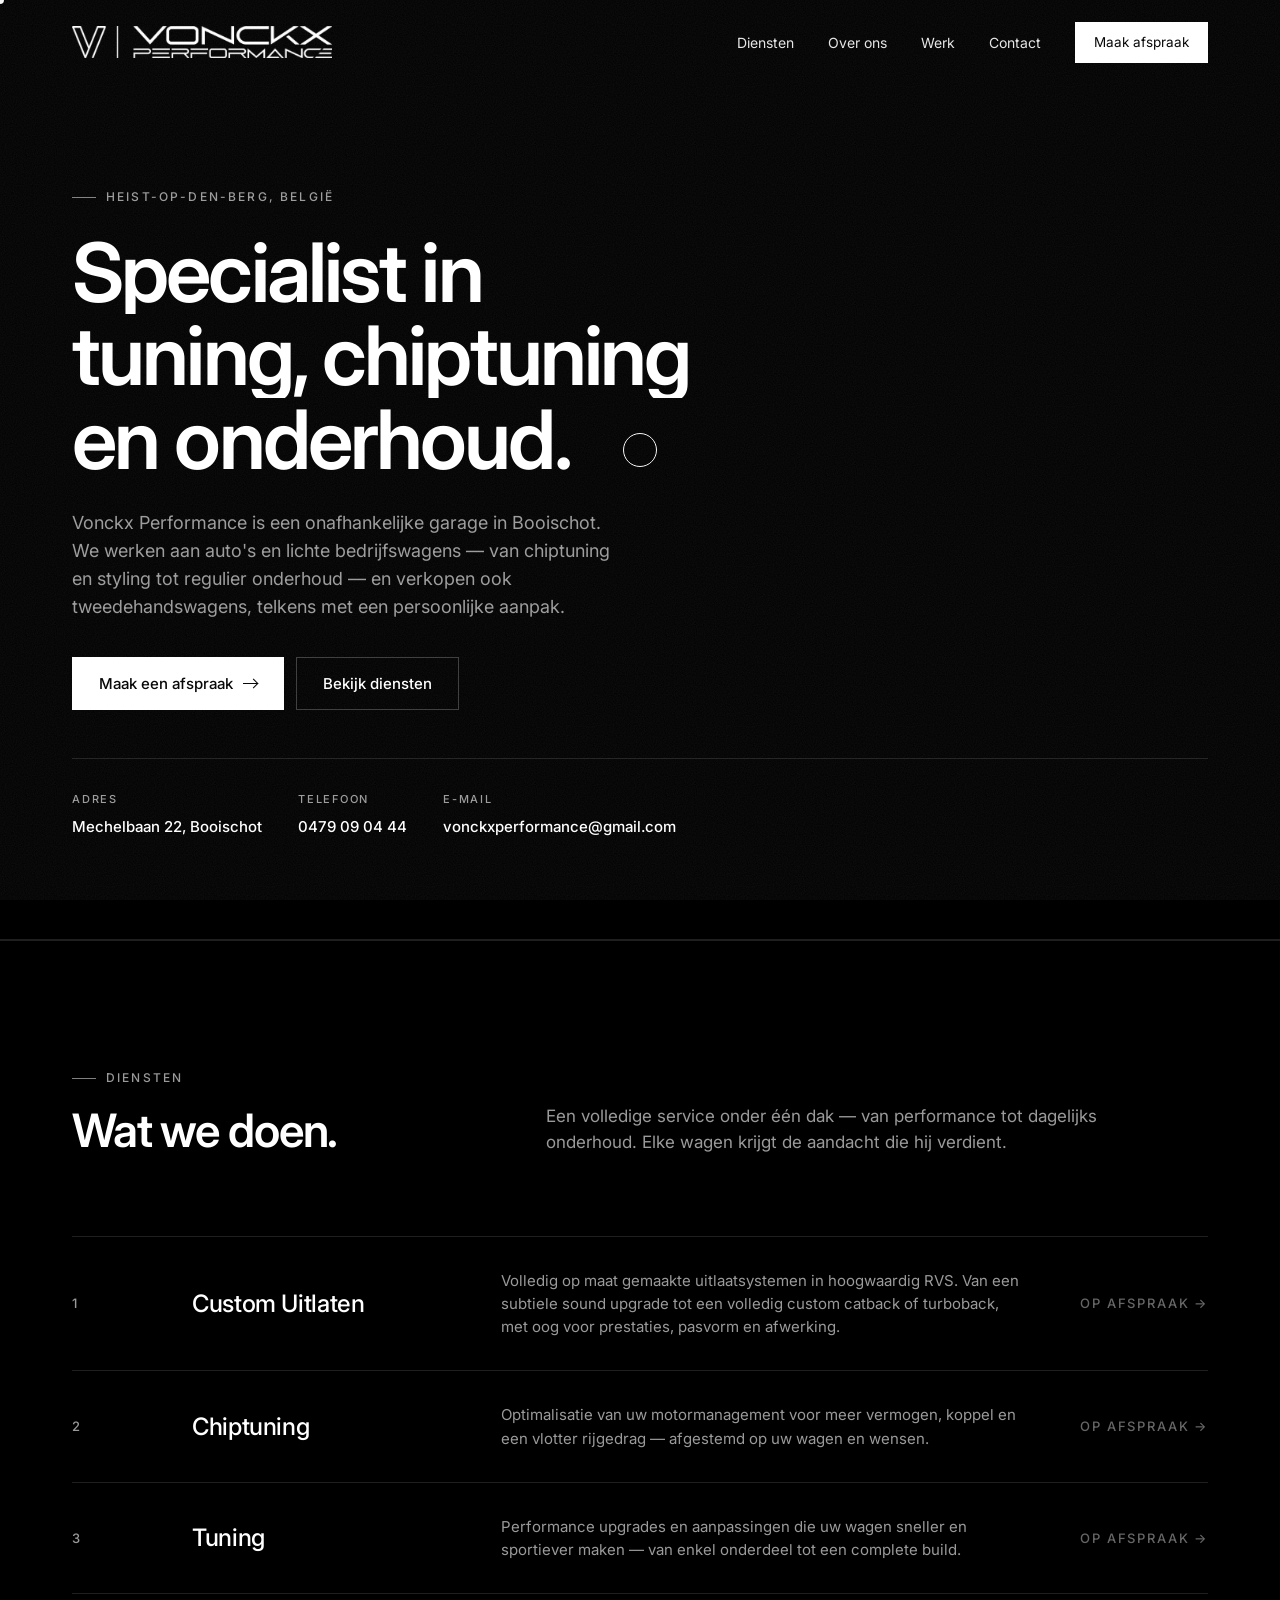
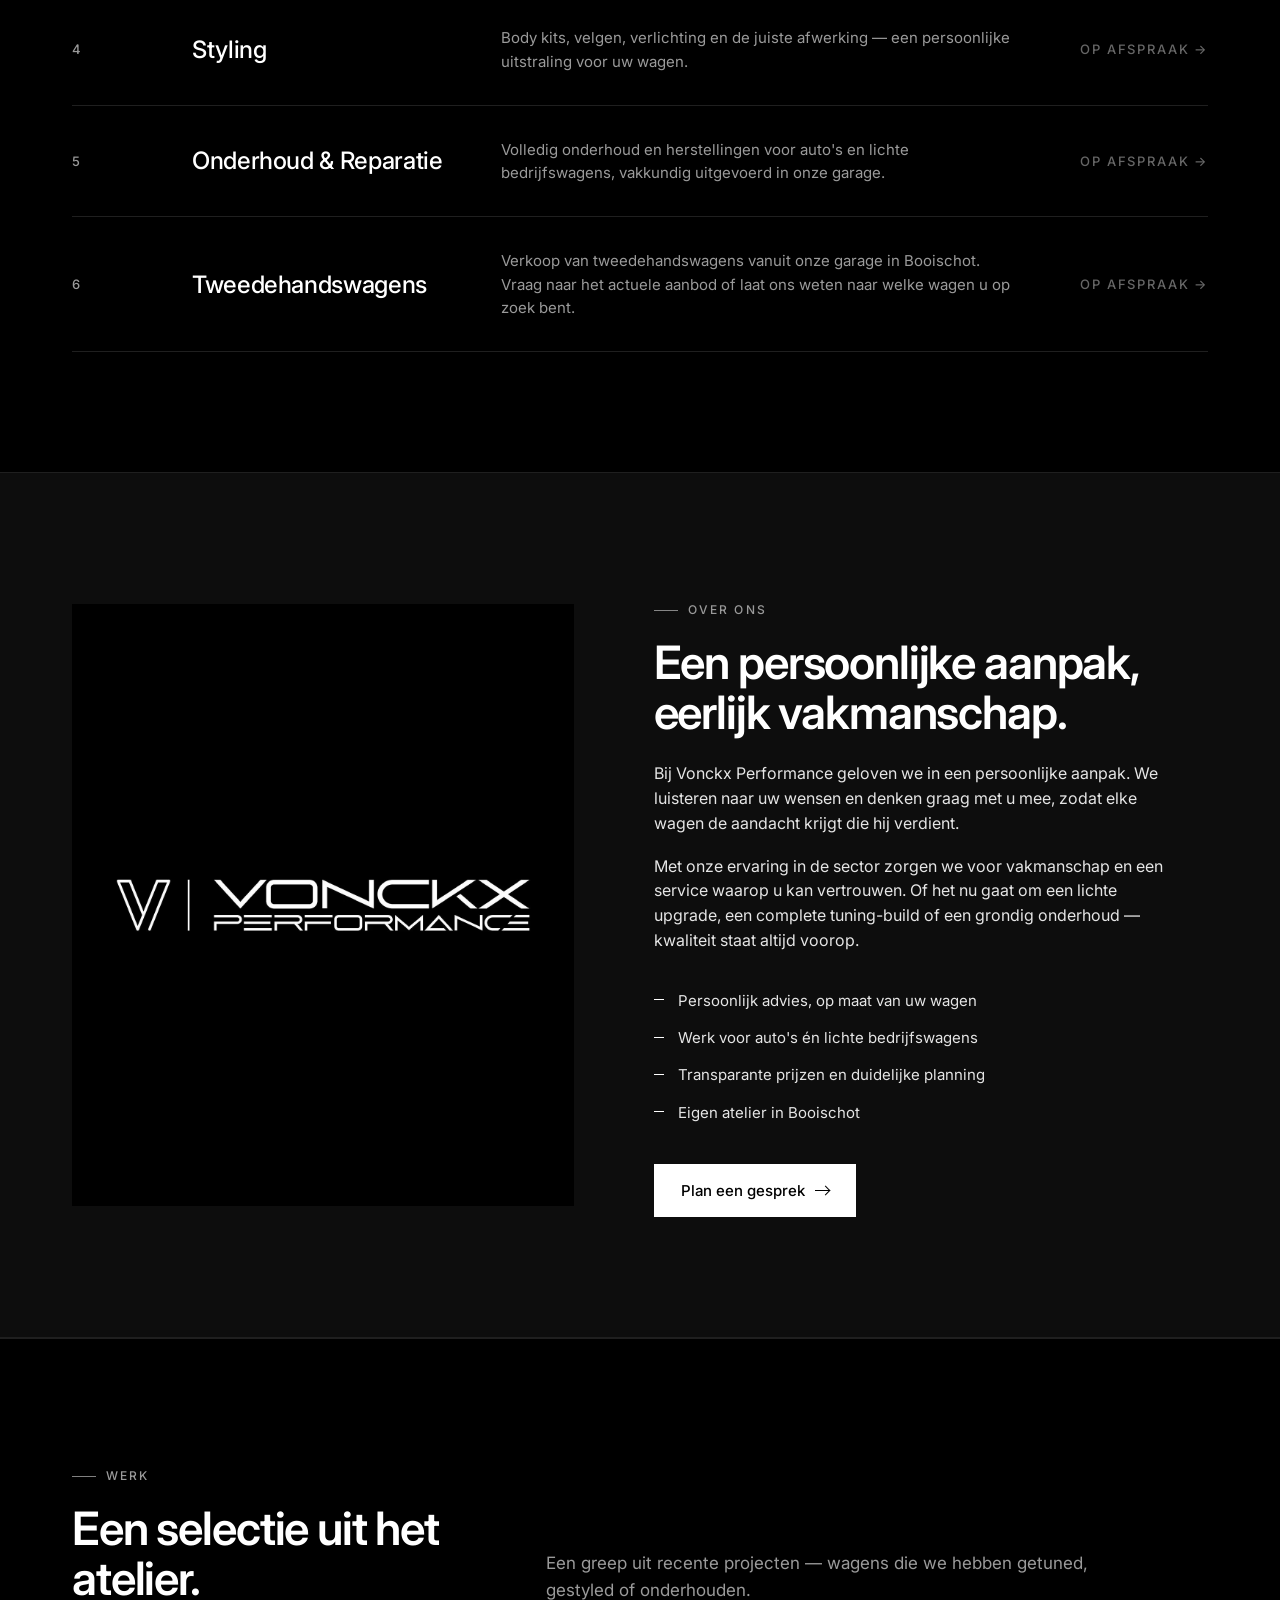
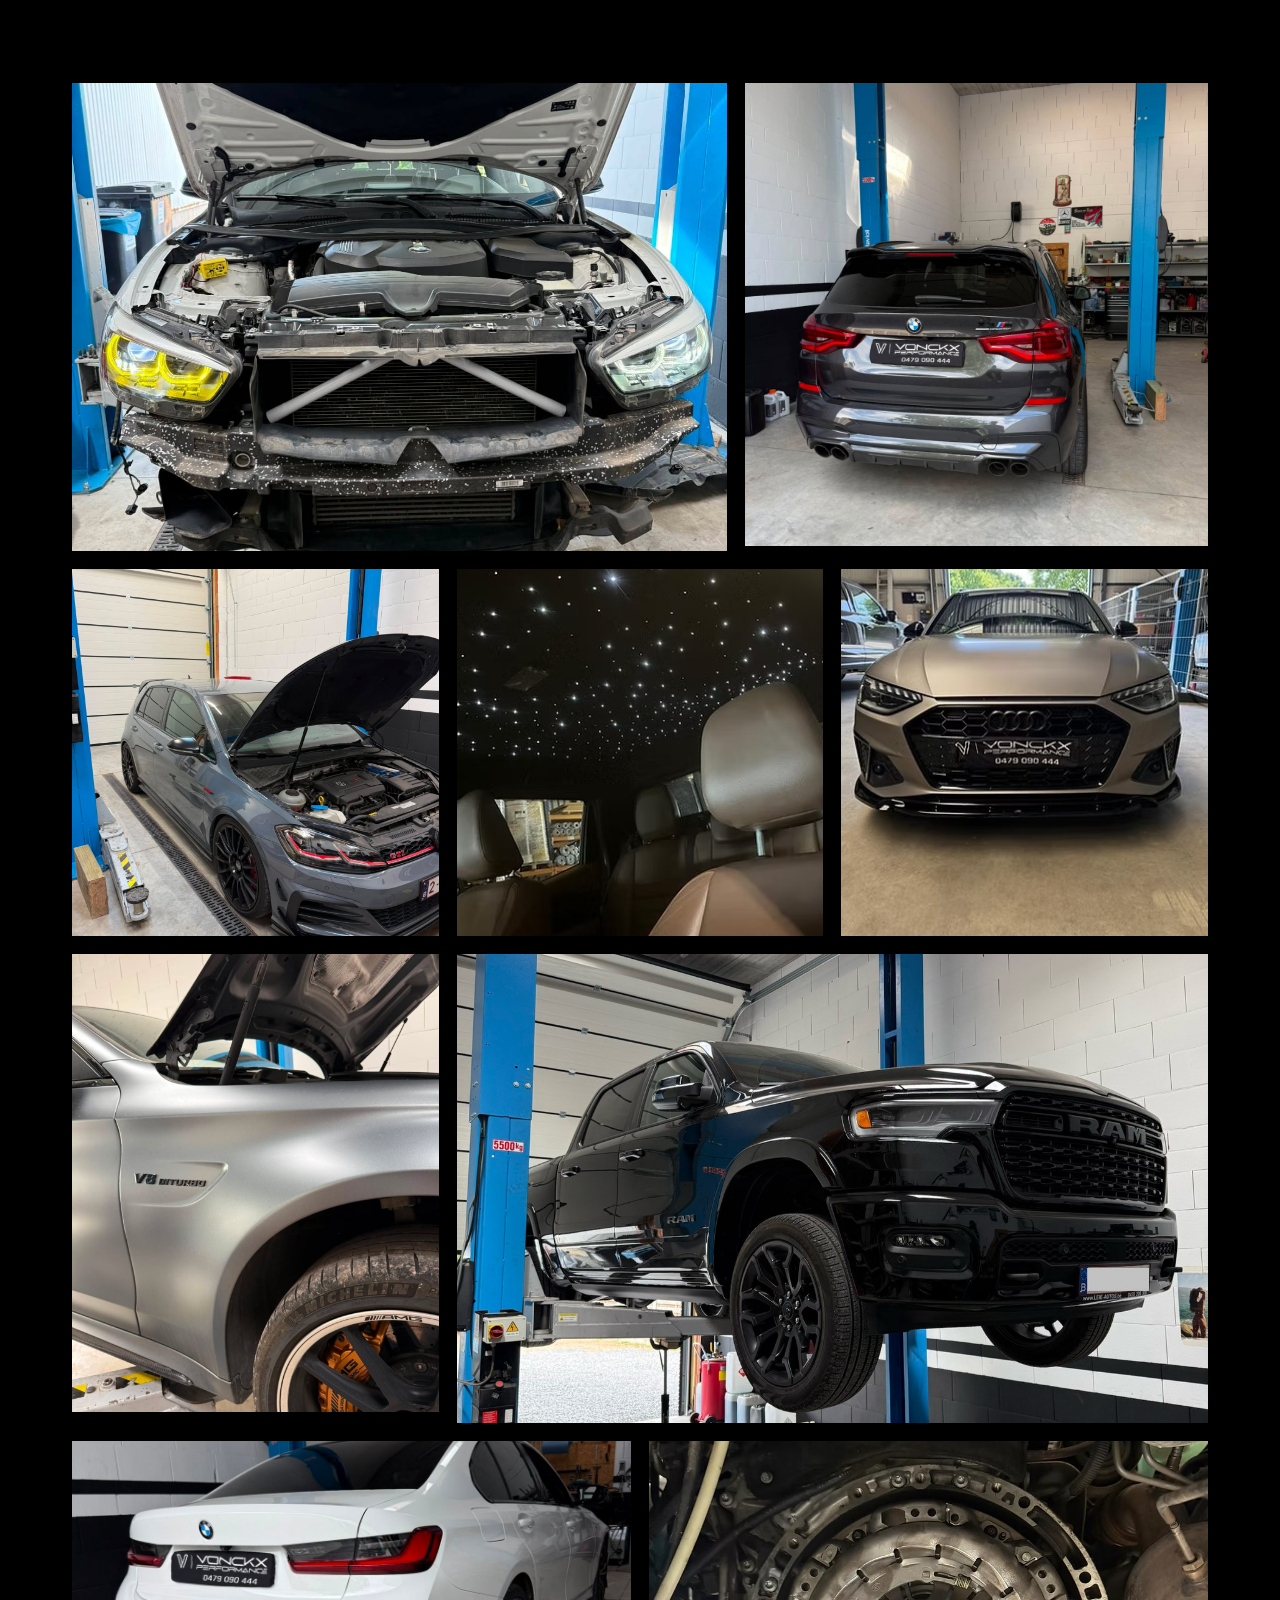
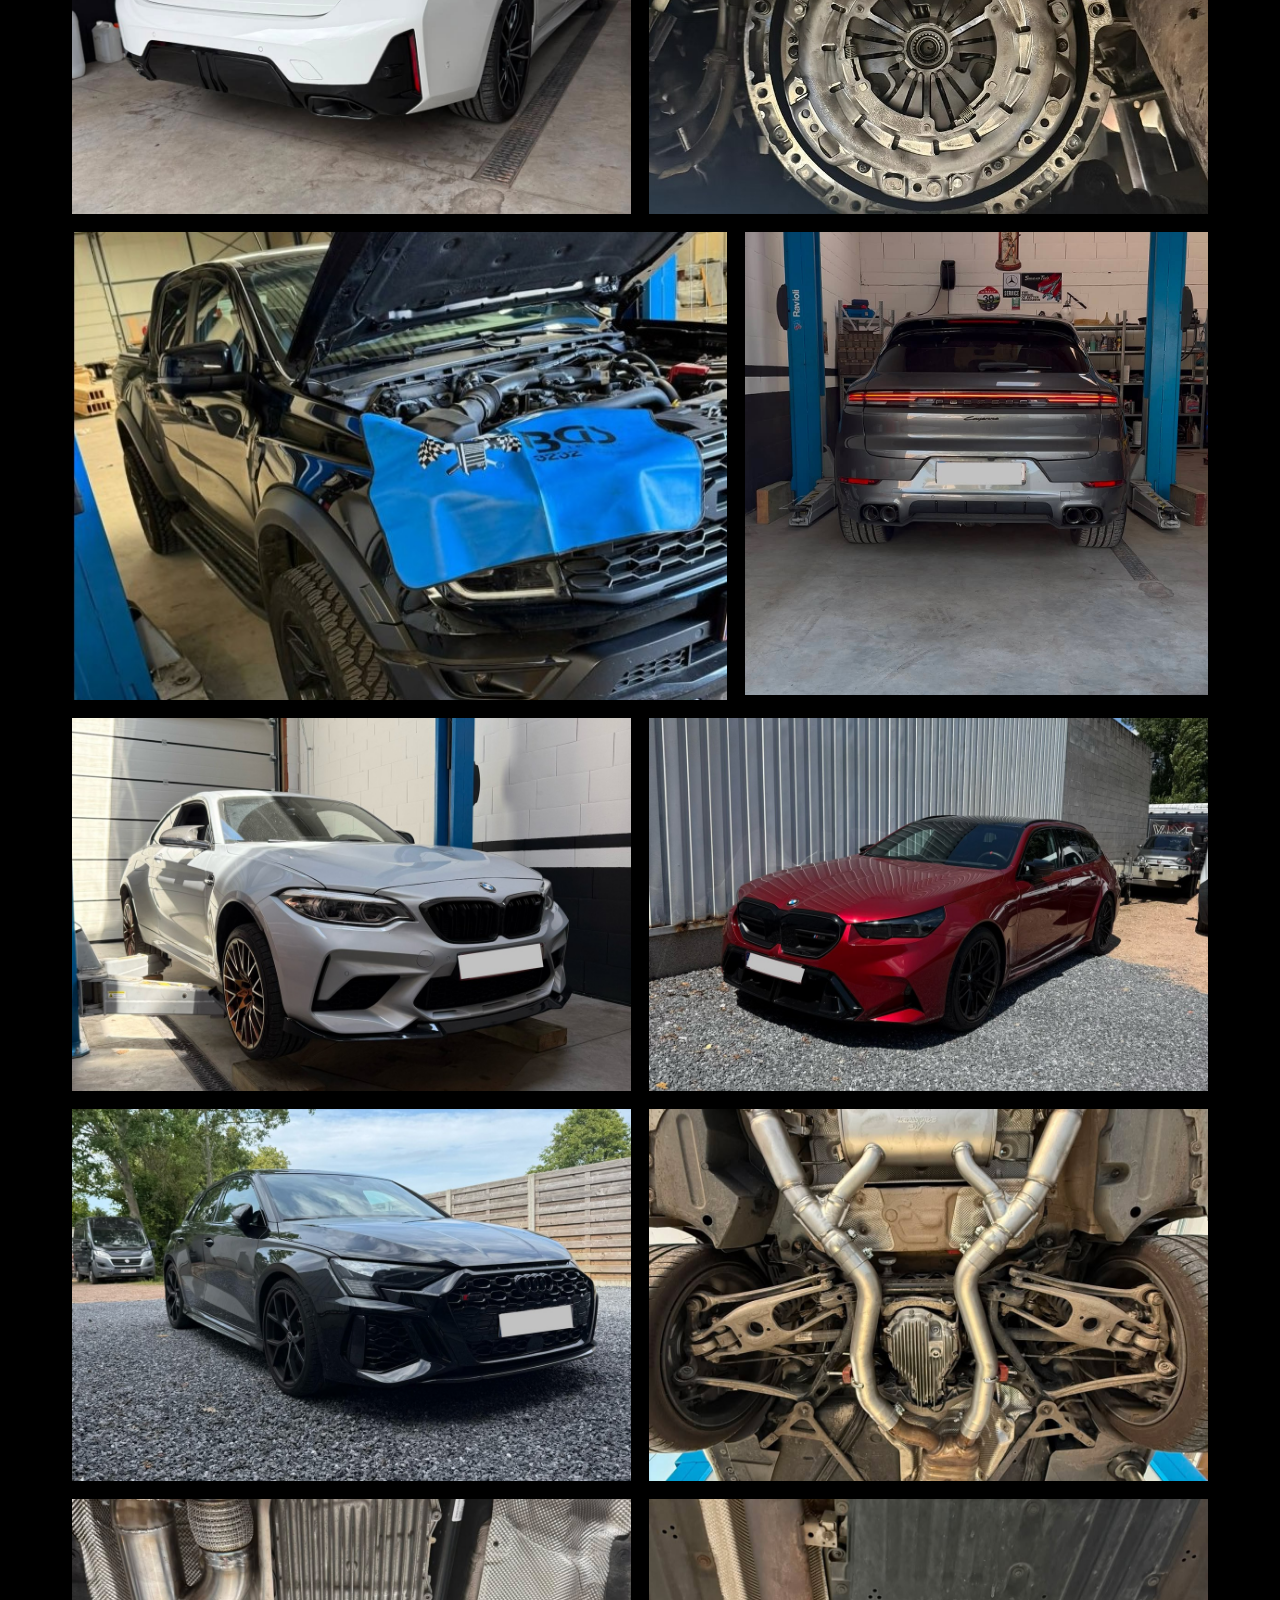
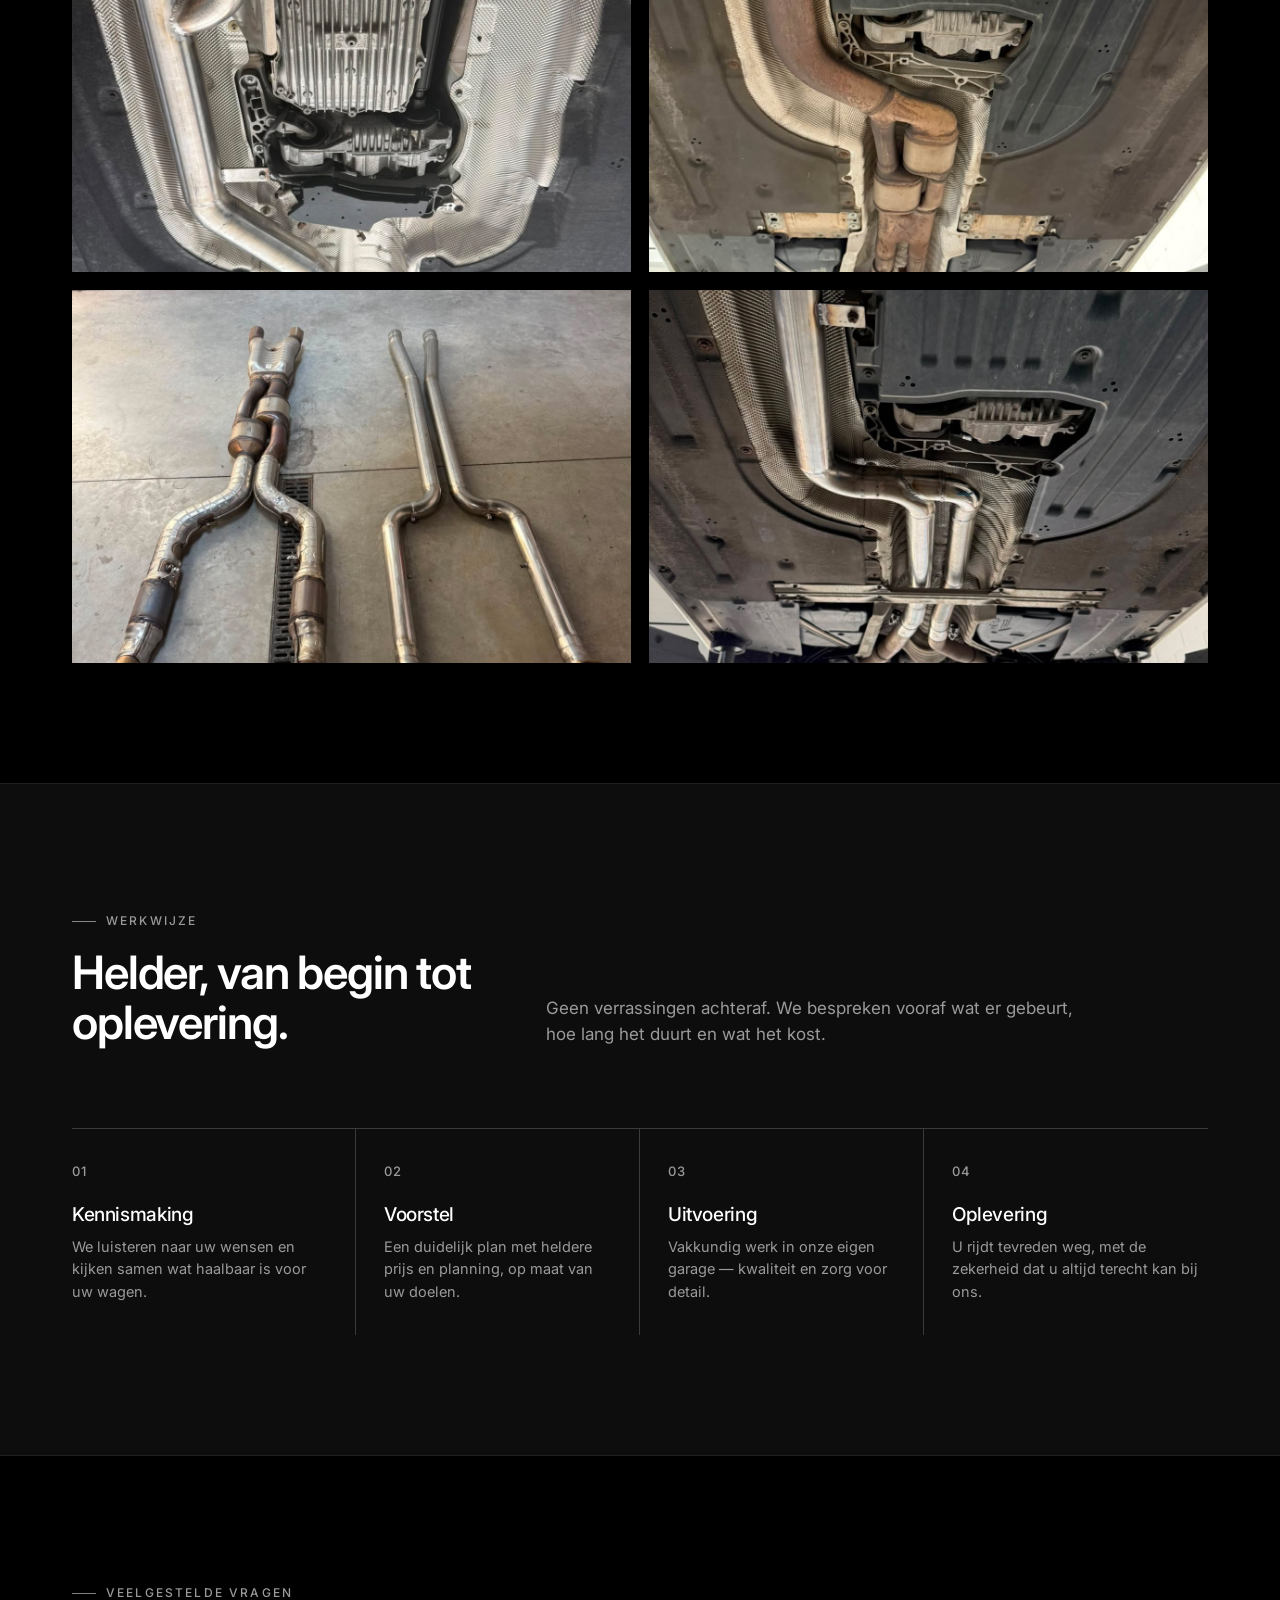
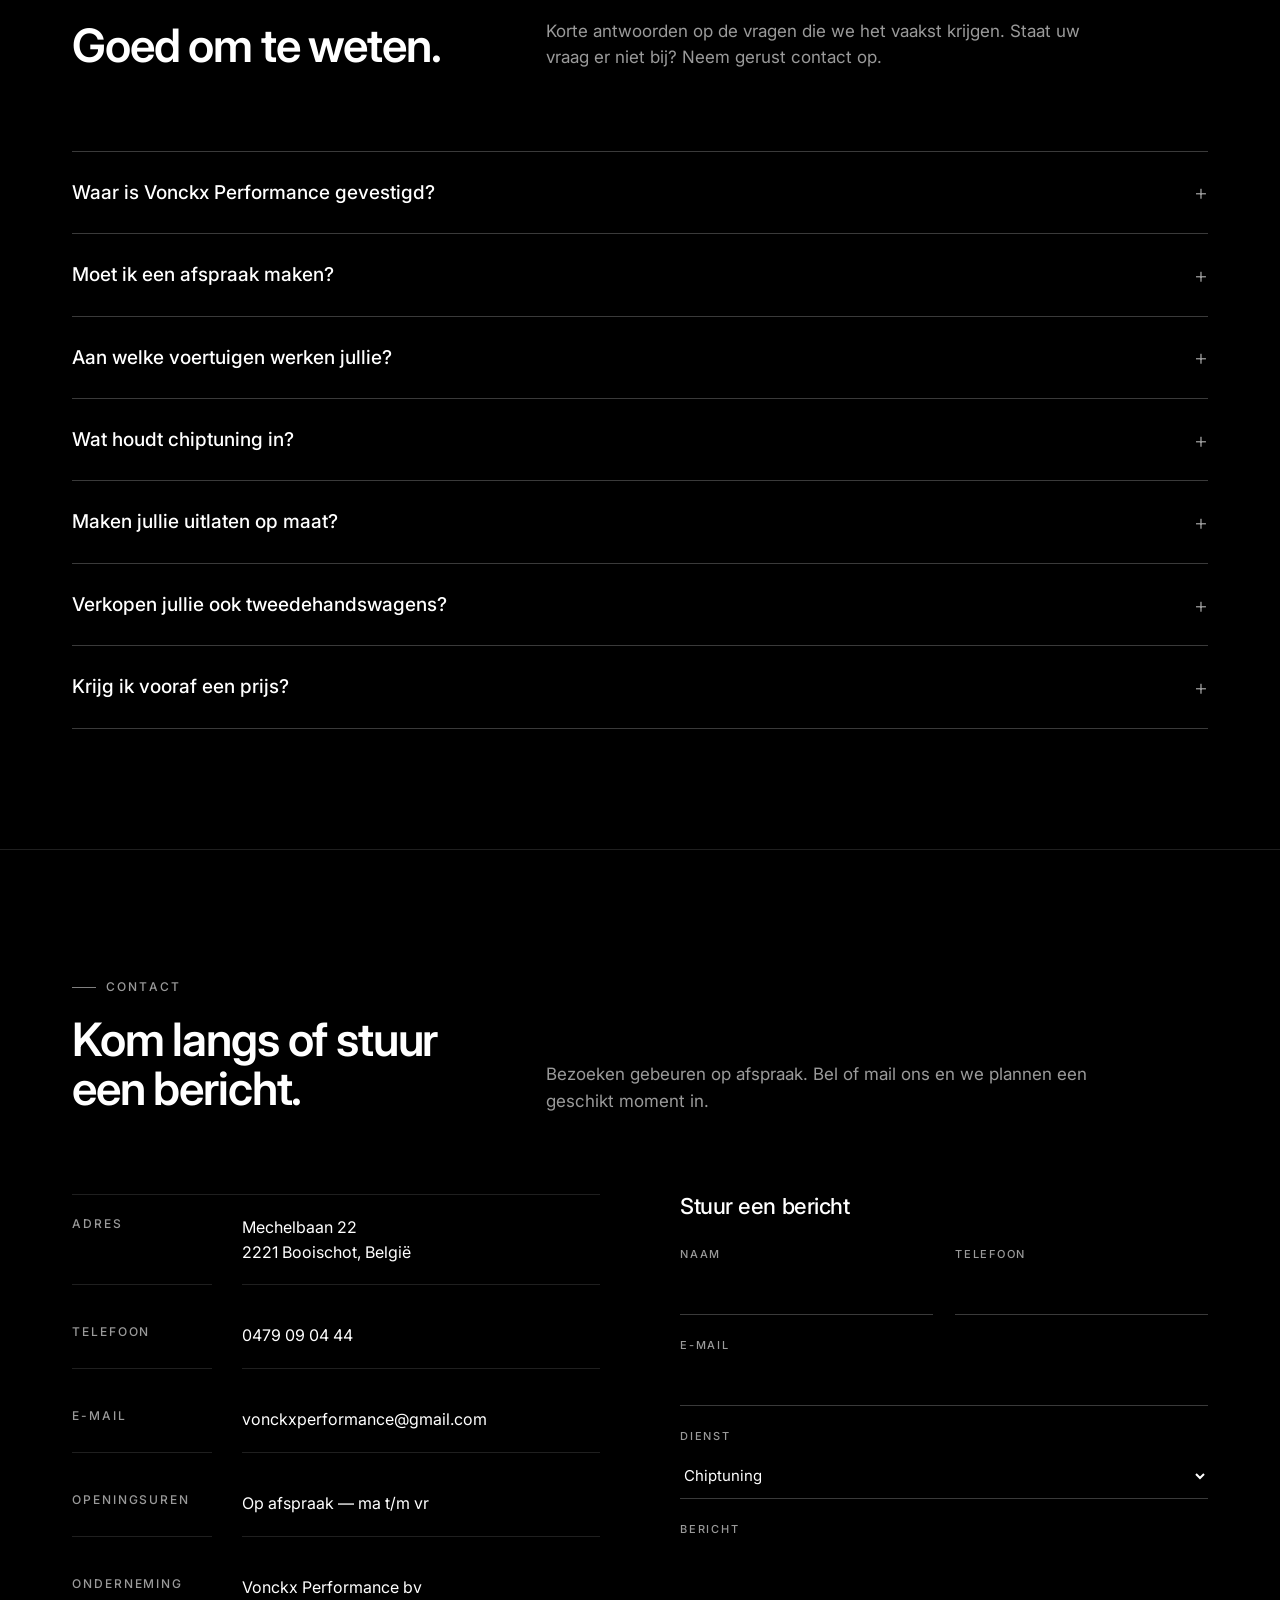
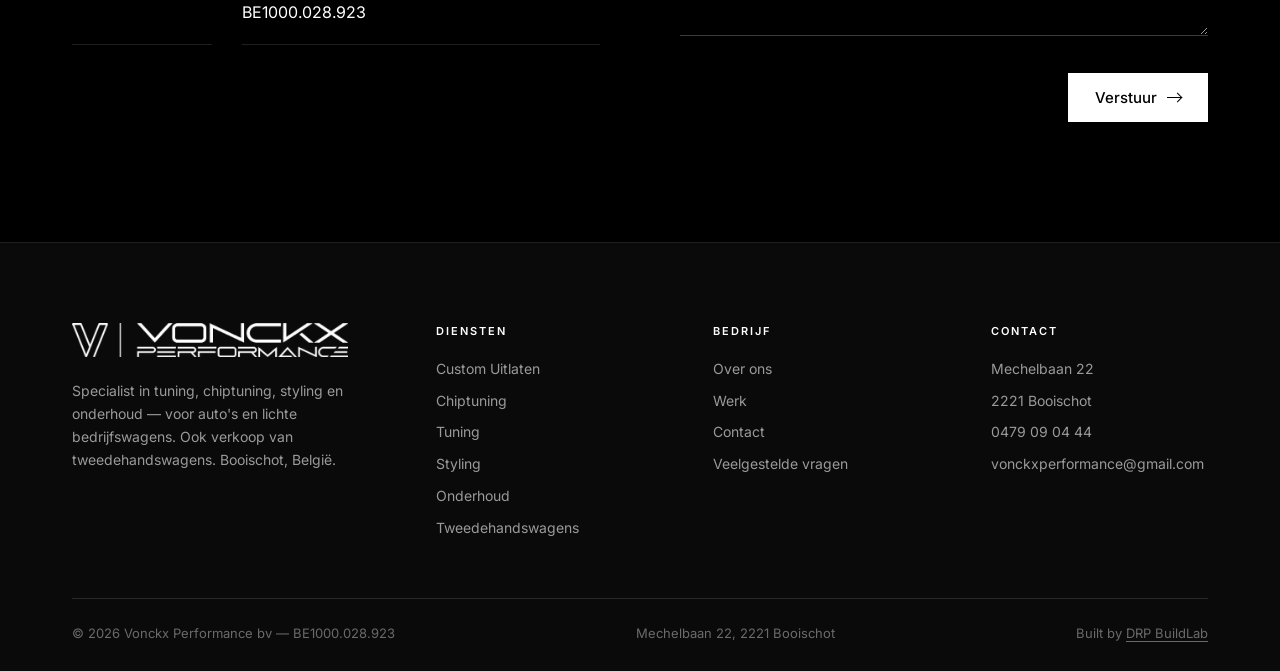
<file: index.html>
﻿<!DOCTYPE html>
<html lang="nl">
<head>
<meta charset="UTF-8" />
<meta name="viewport" content="width=device-width,initial-scale=1.0" />
<title>Vonckx Performance — Chiptuning, onderhoud en tweedehandswagens · Booischot</title>
<meta name="description" content="Vonckx Performance bv — garage in Booischot (Heist-op-den-Berg) voor chiptuning, custom RVS-uitlaten, tuning, styling, onderhoud en reparaties van auto's en lichte bedrijfswagens, plus verkoop van tweedehandswagens. Op afspraak." />
<meta name="robots" content="index, follow, max-image-preview:large, max-snippet:-1" />
<link rel="canonical" href="https://vonckxperformance.com/" />
<link rel="alternate" hreflang="nl-BE" href="https://vonckxperformance.com/" />
<link rel="alternate" hreflang="x-default" href="https://vonckxperformance.com/" />
<meta name="theme-color" content="#000000" />

<!-- Local / geo targeting -->
<meta name="geo.region" content="BE-VAN" />
<meta name="geo.placename" content="Booischot, Heist-op-den-Berg" />

<!-- Open Graph / social -->
<meta property="og:type" content="website" />
<meta property="og:locale" content="nl_BE" />
<meta property="og:site_name" content="Vonckx Performance" />
<meta property="og:url" content="https://vonckxperformance.com/" />
<meta property="og:title" content="Vonckx Performance — Chiptuning, onderhoud en tweedehandswagens in Booischot" />
<meta property="og:description" content="Onafhankelijke garage in Booischot voor chiptuning, custom RVS-uitlaten, tuning, styling en onderhoud van auto's en lichte bedrijfswagens, en verkoop van tweedehandswagens." />
<meta property="og:image" content="https://vonckxperformance.com/assets/images/about.jpg" />
<meta property="og:image:width" content="1204" />
<meta property="og:image:height" content="846" />
<meta property="og:image:alt" content="Atelier van Vonckx Performance in Booischot" />
<meta name="twitter:card" content="summary_large_image" />
<meta name="twitter:title" content="Vonckx Performance — Chiptuning, onderhoud en tweedehandswagens" />
<meta name="twitter:description" content="Onafhankelijke garage in Booischot voor chiptuning, custom uitlaten, tuning, styling, onderhoud en tweedehandswagens." />
<meta name="twitter:image" content="https://vonckxperformance.com/assets/images/about.jpg" />

<!-- Structured data (search engines + AI assistants) -->
<script type="application/ld+json">
{
  "@context": "https://schema.org",
  "@graph": [
    {
      "@type": ["AutoRepair", "AutoDealer"],
      "@id": "https://vonckxperformance.com/#business",
      "name": "Vonckx Performance",
      "legalName": "Vonckx Performance bv",
      "url": "https://vonckxperformance.com/",
      "logo": "https://vonckxperformance.com/assets/images/logo.png",
      "image": "https://vonckxperformance.com/assets/images/about.jpg",
      "description": "Onafhankelijke garage in Booischot (Heist-op-den-Berg, België), gespecialiseerd in chiptuning, custom RVS-uitlaten, tuning, styling en onderhoud en reparatie van auto's en lichte bedrijfswagens. Verkoopt daarnaast tweedehandswagens. Bezoek op afspraak, maandag tot vrijdag.",
      "telephone": "+32479090444",
      "email": "vonckxperformance@gmail.com",
      "vatID": "BE1000028923",
      "address": {
        "@type": "PostalAddress",
        "streetAddress": "Mechelbaan 22",
        "postalCode": "2221",
        "addressLocality": "Booischot",
        "addressRegion": "Antwerpen",
        "addressCountry": "BE"
      },
      "hasMap": "https://www.google.com/maps/search/?api=1&query=Mechelbaan+22,+2221+Booischot",
      "areaServed": [
        {"@type": "City", "name": "Booischot"},
        {"@type": "City", "name": "Heist-op-den-Berg"},
        {"@type": "AdministrativeArea", "name": "Provincie Antwerpen"}
      ],
      "knowsLanguage": "nl",
      "currenciesAccepted": "EUR",
      "makesOffer": [
        {"@type": "Offer", "itemOffered": {"@type": "Service", "name": "Custom uitlaten", "description": "Op maat gemaakte uitlaatsystemen in RVS: sound upgrade, custom catback of turboback."}},
        {"@type": "Offer", "itemOffered": {"@type": "Service", "name": "Chiptuning", "description": "Optimalisatie van het motormanagement voor meer vermogen, koppel en een vlotter rijgedrag."}},
        {"@type": "Offer", "itemOffered": {"@type": "Service", "name": "Tuning", "description": "Performance upgrades, van een enkel onderdeel tot een complete build."}},
        {"@type": "Offer", "itemOffered": {"@type": "Service", "name": "Styling", "description": "Body kits, velgen, verlichting en afwerking."}},
        {"@type": "Offer", "itemOffered": {"@type": "Service", "name": "Onderhoud en reparatie", "description": "Onderhoud en herstellingen voor auto's en lichte bedrijfswagens."}},
        {"@type": "Offer", "itemOffered": {"@type": "Service", "name": "Verkoop van tweedehandswagens", "description": "Verkoop van tweedehandswagens vanuit de garage in Booischot. Actueel aanbod op aanvraag."}}
      ]
    },
    {
      "@type": "WebSite",
      "@id": "https://vonckxperformance.com/#website",
      "url": "https://vonckxperformance.com/",
      "name": "Vonckx Performance",
      "inLanguage": "nl-BE",
      "publisher": {"@id": "https://vonckxperformance.com/#business"}
    },
    {
      "@type": "FAQPage",
      "@id": "https://vonckxperformance.com/#faq",
      "mainEntity": [
        {"@type": "Question", "name": "Waar is Vonckx Performance gevestigd?", "acceptedAnswer": {"@type": "Answer", "text": "Vonckx Performance bevindt zich aan de Mechelbaan 22, 2221 Booischot, een deelgemeente van Heist-op-den-Berg in de provincie Antwerpen (België)."}},
        {"@type": "Question", "name": "Moet ik een afspraak maken?", "acceptedAnswer": {"@type": "Answer", "text": "Ja. Bezoeken gebeuren op afspraak, van maandag tot vrijdag. Bel 0479 09 04 44, mail naar vonckxperformance@gmail.com of gebruik het contactformulier op de website."}},
        {"@type": "Question", "name": "Aan welke voertuigen werken jullie?", "acceptedAnswer": {"@type": "Answer", "text": "We werken aan personenwagens en lichte bedrijfswagens, zowel voor performance-projecten als voor regulier onderhoud en reparaties."}},
        {"@type": "Question", "name": "Wat houdt chiptuning in?", "acceptedAnswer": {"@type": "Answer", "text": "Bij chiptuning optimaliseren we het motormanagement van uw wagen voor meer vermogen, meer koppel en een vlotter rijgedrag, afgestemd op uw wagen en uw wensen."}},
        {"@type": "Question", "name": "Maken jullie uitlaten op maat?", "acceptedAnswer": {"@type": "Answer", "text": "Ja. We bouwen volledig op maat gemaakte uitlaatsystemen in hoogwaardig RVS, van een subtiele sound upgrade tot een volledig custom catback- of turbobacksysteem."}},
        {"@type": "Question", "name": "Verkopen jullie ook tweedehandswagens?", "acceptedAnswer": {"@type": "Answer", "text": "Ja. Naast tuning en onderhoud verkoopt Vonckx Performance ook tweedehandswagens. Neem contact op via 0479 09 04 44 of vonckxperformance@gmail.com voor het actuele aanbod of als u op zoek bent naar een specifieke wagen."}},
        {"@type": "Question", "name": "Krijg ik vooraf een prijs?", "acceptedAnswer": {"@type": "Answer", "text": "Ja. Na een kennismaking krijgt u een duidelijk voorstel met heldere prijs en planning, zodat er achteraf geen verrassingen zijn."}}
      ]
    }
  ]
}
</script>
<link rel="preconnect" href="https://fonts.googleapis.com">
<link rel="preconnect" href="https://fonts.gstatic.com" crossorigin>
<link href="https://fonts.googleapis.com/css2?family=Inter:wght@300;400;500;600;700&display=swap" rel="stylesheet">
<link rel="icon" type="image/png" sizes="32x32" href="assets/images/favicon-32.png?v=3">
<link rel="icon" type="image/png" sizes="512x512" href="assets/images/favicon.png?v=3">
<link rel="shortcut icon" href="favicon.ico?v=3">
<link rel="apple-touch-icon" href="assets/images/apple-touch-icon.png?v=3">
<link rel="stylesheet" href="assets/css/style.css?v=5">
</head>
<body>

<div class="grain"></div>
<div class="cursor-ring" id="cursorRing"></div>
<div class="cursor-dot" id="cursorDot"></div>

<!-- Nav -->
<nav class="nav" id="nav">
  <div class="container nav-inner">
    <a href="#top" class="brand" aria-label="Vonckx Performance">
      <img src="assets/images/logo.png" alt="Vonckx Performance">
    </a>
    <div class="nav-links" id="navLinks">
      <a href="#diensten">Diensten</a>
      <a href="#about">Over ons</a>
      <a href="#werk">Werk</a>
      <a href="#contact">Contact</a>
      <a href="#contact" class="nav-cta">Maak afspraak</a>
    </div>
    <button class="burger" id="burger" aria-label="Menu"><span></span><span></span><span></span></button>
  </div>
</nav>

<!-- Hero -->
<header id="top" class="hero">
  <div class="container hero-grid">
    <div class="reveal">
      <span class="eyebrow">Heist-op-den-Berg, België</span>
      <h1 class="display" id="heroTitle">
        <span class="reveal-text"><span>Specialist in</span></span>
        <span class="reveal-text"><span>tuning, chiptuning</span></span>
        <span class="reveal-text"><span>en onderhoud.</span></span>
      </h1>
      <p class="lead">Vonckx Performance is een onafhankelijke garage in Booischot. We werken aan auto's en lichte bedrijfswagens — van chiptuning en styling tot regulier onderhoud — en verkopen ook tweedehandswagens, telkens met een persoonlijke aanpak.</p>
      <div class="hero-actions">
        <a href="#contact" class="btn btn-primary">Maak een afspraak <span class="arr"></span></a>
        <a href="#diensten" class="btn btn-ghost">Bekijk diensten</a>
      </div>
      <div class="hero-meta">
        <div>
          <small>Adres</small>
          <strong>Mechelbaan 22, Booischot</strong>
        </div>
        <div>
          <small>Telefoon</small>
          <strong>0479 09 04 44</strong>
        </div>
        <div>
          <small>E-mail</small>
          <strong>vonckxperformance@gmail.com</strong>
        </div>
      </div>
    </div>

  </div>
</header>

<main>

<!-- Services -->
<section id="diensten" class="services">
  <div class="container">
    <div class="section-head">
      <div class="reveal">
        <span class="eyebrow">Diensten</span>
        <h2 class="h2">Wat we doen.</h2>
      </div>
      <p class="reveal">Een volledige service onder één dak — van performance tot dagelijks onderhoud. Elke wagen krijgt de aandacht die hij verdient.</p>
    </div>

    <div class="service-list">
      <a href="#contact" class="service-row reveal" data-service="Custom Uitlaten">
        <span class="num">1</span>
        <span class="title">Custom Uitlaten</span>
        <span class="desc">Volledig op maat gemaakte uitlaatsystemen in hoogwaardig RVS. Van een subtiele sound upgrade tot een volledig custom catback of turboback, met oog voor prestaties, pasvorm en afwerking.</span>
        <span class="meta">Op afspraak →</span>
      </a>
      <a href="#contact" class="service-row reveal" data-service="Chiptuning">
        <span class="num">2</span>
        <span class="title">Chiptuning</span>
        <span class="desc">Optimalisatie van uw motormanagement voor meer vermogen, koppel en een vlotter rijgedrag — afgestemd op uw wagen en wensen.</span>
        <span class="meta">Op afspraak →</span>
      </a>
      <a href="#contact" class="service-row reveal" data-service="Tuning">
        <span class="num">3</span>
        <span class="title">Tuning</span>
        <span class="desc">Performance upgrades en aanpassingen die uw wagen sneller en sportiever maken — van enkel onderdeel tot een complete build.</span>
        <span class="meta">Op afspraak →</span>
      </a>
      <a href="#contact" class="service-row reveal" data-service="Styling">
        <span class="num">4</span>
        <span class="title">Styling</span>
        <span class="desc">Body kits, velgen, verlichting en de juiste afwerking — een persoonlijke uitstraling voor uw wagen.</span>
        <span class="meta">Op afspraak →</span>
      </a>
      <a href="#contact" class="service-row reveal" data-service="Onderhoud & Reparatie">
        <span class="num">5</span>
        <span class="title">Onderhoud & Reparatie</span>
        <span class="desc">Volledig onderhoud en herstellingen voor auto's en lichte bedrijfswagens, vakkundig uitgevoerd in onze garage.</span>
        <span class="meta">Op afspraak →</span>
      </a>
      <a href="#contact" class="service-row reveal" data-service="Tweedehandswagens">
        <span class="num">6</span>
        <span class="title">Tweedehandswagens</span>
        <span class="desc">Verkoop van tweedehandswagens vanuit onze garage in Booischot. Vraag naar het actuele aanbod of laat ons weten naar welke wagen u op zoek bent.</span>
        <span class="meta">Op afspraak →</span>
      </a>
    </div>
  </div>
</section>

<!-- About -->
<section id="about" class="about">
  <div class="container about-grid">
    <div class="about-img reveal">
      <img src="assets/images/about.jpg" alt="Garage van Vonckx Performance aan de Mechelbaan in Booischot">
    </div>
    <div class="about-content reveal">
      <span class="eyebrow">Over ons</span>
      <h2 class="h2">Een persoonlijke aanpak, eerlijk vakmanschap.</h2>
      <p>Bij Vonckx Performance geloven we in een persoonlijke aanpak. We luisteren naar uw wensen en denken graag met u mee, zodat elke wagen de aandacht krijgt die hij verdient.</p>
      <p>Met onze ervaring in de sector zorgen we voor vakmanschap en een service waarop u kan vertrouwen. Of het nu gaat om een lichte upgrade, een complete tuning-build of een grondig onderhoud — kwaliteit staat altijd voorop.</p>

      <ul class="about-points">
        <li>Persoonlijk advies, op maat van uw wagen</li>
        <li>Werk voor auto's én lichte bedrijfswagens</li>
        <li>Transparante prijzen en duidelijke planning</li>
        <li>Eigen atelier in Booischot</li>
      </ul>

      <a href="#contact" class="btn btn-primary">Plan een gesprek <span class="arr"></span></a>
    </div>
  </div>
</section>

<!-- Work -->
<section id="werk" class="work">
  <div class="container">
    <div class="section-head">
      <div class="reveal">
        <span class="eyebrow">Werk</span>
        <h2 class="h2">Een selectie uit het atelier.</h2>
      </div>
      <p class="reveal">Een greep uit recente projecten — wagens die we hebben getuned, gestyled of onderhouden.</p>
    </div>

    <div class="work-grid">
      <div class="work-item w1 reveal"><img loading="lazy" decoding="async" src="assets/images/work/work-01.jpg" alt="Custom build door Vonckx Performance"><span class="label">Custom build</span></div>
      <div class="work-item w2 reveal"><img loading="lazy" decoding="async" src="assets/images/work/work-02.jpg" alt="Tuningproject door Vonckx Performance"><span class="label">Tuning</span></div>
      <div class="work-item w3 reveal"><img loading="lazy" decoding="async" src="assets/images/work/work-03.jpg" alt="Custom build door Vonckx Performance"><span class="label">Custom build</span></div>
      <div class="work-item w4 reveal"><img loading="lazy" decoding="async" src="assets/images/work/work-04.jpg" alt="Detail van een afgewerkte wagen"><span class="label">Detail</span></div>
      <div class="work-item w5 reveal"><img loading="lazy" decoding="async" src="assets/images/work/work-05.jpg" alt="Custom build door Vonckx Performance"><span class="label">Custom build</span></div>
      <div class="work-item w8 reveal"><img loading="lazy" decoding="async" src="assets/images/work/work-06.jpg" alt="Custom build door Vonckx Performance"><span class="label">Custom build</span></div>
      <div class="work-item w9 reveal"><img loading="lazy" decoding="async" src="assets/images/work/work-07.jpg" alt="Onderhoud in de garage van Vonckx Performance"><span class="label">Onderhoud</span></div>
      <div class="work-item w6 reveal"><img loading="lazy" decoding="async" src="assets/images/work/work-08.jpg" alt="Atelier van Vonckx Performance in Booischot"><span class="label">Atelier</span></div>
      <div class="work-item w7 reveal"><img loading="lazy" decoding="async" src="assets/images/work/work-09.jpg" alt="Onderhoud in de garage van Vonckx Performance"><span class="label">Onderhoud</span></div>
      <div class="work-item w10 reveal"><img loading="lazy" decoding="async" src="assets/images/work/work-10.jpg" alt="Tuningproject door Vonckx Performance"><span class="label">Tuning</span></div>
      <div class="work-item w11 reveal"><img loading="lazy" decoding="async" src="assets/images/work/work-11.jpg" alt="Tuningproject door Vonckx Performance"><span class="label">Tuning</span></div>
      <div class="work-item w12 reveal"><img loading="lazy" decoding="async" src="assets/images/work/work-12.jpg" alt="Custom uitlaat - BMW M2"></div>
      <div class="work-item w13 reveal"><img loading="lazy" decoding="async" src="assets/images/work/work-13.jpg" alt="Custom uitlaat - BMW M5 Touring"></div>
      <div class="work-item w14 reveal"><img loading="lazy" decoding="async" src="assets/images/work/work-14.jpg" alt="Custom uitlaat - Audi RS3"></div>
      <div class="work-item w15 reveal"><img loading="lazy" decoding="async" src="assets/images/work/work-15.jpg" alt="Custom uitlaat - X-pipe systeem"></div>
      <div class="work-item w16 reveal"><img loading="lazy" decoding="async" src="assets/images/work/work-16.jpg" alt="Custom uitlaat - detail onderstel"></div>
      <div class="work-item w17 reveal"><img loading="lazy" decoding="async" src="assets/images/work/work-17.jpg" alt="Custom uitlaat - detail onderstel"></div>
      <div class="work-item w18 reveal"><img loading="lazy" decoding="async" src="assets/images/work/work-18.jpg" alt="Custom uitlaat - origineel systeem (voor)"></div>
      <div class="work-item w19 reveal"><img loading="lazy" decoding="async" src="assets/images/work/work-19.jpg" alt="Custom uitlaat - nieuw custom systeem (na)"></div>
    </div>
  </div>
</section>

<!-- Process -->
<section class="process">
  <div class="container">
    <div class="section-head">
      <div class="reveal">
        <span class="eyebrow">Werkwijze</span>
        <h2 class="h2">Helder, van begin tot oplevering.</h2>
      </div>
      <p class="reveal">Geen verrassingen achteraf. We bespreken vooraf wat er gebeurt, hoe lang het duurt en wat het kost.</p>
    </div>

    <div class="steps">
      <div class="step reveal">
        <span class="num">01</span>
        <h4>Kennismaking</h4>
        <p>We luisteren naar uw wensen en kijken samen wat haalbaar is voor uw wagen.</p>
      </div>
      <div class="step reveal">
        <span class="num">02</span>
        <h4>Voorstel</h4>
        <p>Een duidelijk plan met heldere prijs en planning, op maat van uw doelen.</p>
      </div>
      <div class="step reveal">
        <span class="num">03</span>
        <h4>Uitvoering</h4>
        <p>Vakkundig werk in onze eigen garage — kwaliteit en zorg voor detail.</p>
      </div>
      <div class="step reveal">
        <span class="num">04</span>
        <h4>Oplevering</h4>
        <p>U rijdt tevreden weg, met de zekerheid dat u altijd terecht kan bij ons.</p>
      </div>
    </div>
  </div>
</section>

<!-- FAQ -->
<section id="faq" class="faq">
  <div class="container">
    <div class="section-head">
      <div class="reveal">
        <span class="eyebrow">Veelgestelde vragen</span>
        <h2 class="h2">Goed om te weten.</h2>
      </div>
      <p class="reveal">Korte antwoorden op de vragen die we het vaakst krijgen. Staat uw vraag er niet bij? Neem gerust contact op.</p>
    </div>

    <div class="faq-list">
      <details class="faq-item reveal">
        <summary>Waar is Vonckx Performance gevestigd?</summary>
        <p>Vonckx Performance bevindt zich aan de Mechelbaan 22, 2221 Booischot, een deelgemeente van Heist-op-den-Berg in de provincie Antwerpen (België).</p>
      </details>
      <details class="faq-item reveal">
        <summary>Moet ik een afspraak maken?</summary>
        <p>Ja. Bezoeken gebeuren op afspraak, van maandag tot vrijdag. Bel <a href="tel:+32479090444">0479 09 04 44</a>, mail naar <a href="mailto:vonckxperformance@gmail.com">vonckxperformance@gmail.com</a> of gebruik het <a href="#contact">contactformulier</a>.</p>
      </details>
      <details class="faq-item reveal">
        <summary>Aan welke voertuigen werken jullie?</summary>
        <p>We werken aan personenwagens en lichte bedrijfswagens, zowel voor performance-projecten als voor regulier onderhoud en reparaties.</p>
      </details>
      <details class="faq-item reveal">
        <summary>Wat houdt chiptuning in?</summary>
        <p>Bij chiptuning optimaliseren we het motormanagement van uw wagen voor meer vermogen, meer koppel en een vlotter rijgedrag, afgestemd op uw wagen en uw wensen.</p>
      </details>
      <details class="faq-item reveal">
        <summary>Maken jullie uitlaten op maat?</summary>
        <p>Ja. We bouwen volledig op maat gemaakte uitlaatsystemen in hoogwaardig RVS, van een subtiele sound upgrade tot een volledig custom catback- of turbobacksysteem.</p>
      </details>
      <details class="faq-item reveal">
        <summary>Verkopen jullie ook tweedehandswagens?</summary>
        <p>Ja. Naast tuning en onderhoud verkoopt Vonckx Performance ook tweedehandswagens. Neem contact op via <a href="tel:+32479090444">0479 09 04 44</a> of <a href="mailto:vonckxperformance@gmail.com">vonckxperformance@gmail.com</a> voor het actuele aanbod of als u op zoek bent naar een specifieke wagen.</p>
      </details>
      <details class="faq-item reveal">
        <summary>Krijg ik vooraf een prijs?</summary>
        <p>Ja. Na een kennismaking krijgt u een duidelijk voorstel met heldere prijs en planning, zodat er achteraf geen verrassingen zijn.</p>
      </details>
    </div>
  </div>
</section>

<!-- Contact -->
<section id="contact" class="contact">
  <div class="container">
    <div class="section-head">
      <div class="reveal">
        <span class="eyebrow">Contact</span>
        <h2 class="h2">Kom langs of stuur een bericht.</h2>
      </div>
      <p class="reveal">Bezoeken gebeuren op afspraak. Bel of mail ons en we plannen een geschikt moment in.</p>
    </div>

    <div class="contact-grid">
      <div class="contact-info reveal">
        <dl>
          <dt>Adres</dt>
          <dd>Mechelbaan 22<br>2221 Booischot, België</dd>
          <dt>Telefoon</dt>
          <dd><a href="tel:+32479090444">0479 09 04 44</a></dd>
          <dt>E-mail</dt>
          <dd><a href="mailto:vonckxperformance@gmail.com">vonckxperformance@gmail.com</a></dd>
          <dt>Openingsuren</dt>
          <dd>Op afspraak — ma t/m vr</dd>
          <dt>Onderneming</dt>
          <dd>Vonckx Performance bv<br>BE1000.028.923</dd>
        </dl>
      </div>

      <form id="contact-form" class="contact-form reveal">
        <input type="hidden" name="access_key" value="1f941e5e-0bbc-4dc5-886b-42db522d6136">
        <input type="hidden" name="subject" value="Nieuwe aanvraag — Vonckx Performance">
        <input type="hidden" name="from_name" value="Vonckx Performance Website">
        <h3>Stuur een bericht</h3>
        <div class="row">
          <div class="field"><label>Naam</label><input type="text" name="naam" required></div>
          <div class="field"><label>Telefoon</label><input type="tel" name="telefoon"></div>
        </div>
        <div class="field"><label>E-mail</label><input type="email" name="email" required></div>
        <div class="field"><label>Dienst</label>
          <select name="dienst">
            <option>Chiptuning</option>
            <option>Tuning</option>
            <option>Styling</option>
            <option>Onderhoud & Reparatie</option>
            <option>Tweedehandswagens</option>
            <option>Andere vraag</option>
          </select>
        </div>
        <div class="field"><label>Bericht</label><textarea name="bericht"></textarea></div>
        <div class="form-actions">
          <button type="submit" class="btn btn-primary">Verstuur <span class="arr"></span></button>
        </div>
        <div id="form-result" class="form-result" aria-live="polite"></div>
      </form>
    </div>
  </div>
</section>

</main>

<!-- Footer -->
<footer>
  <div class="container">
    <div class="foot-grid">
      <div>
        <div class="foot-brand">
          <img src="assets/images/logo.png" alt="Vonckx Performance">
        </div>
        <p class="foot-about">Specialist in tuning, chiptuning, styling en onderhoud — voor auto's en lichte bedrijfswagens. Ook verkoop van tweedehandswagens. Booischot, België.</p>
      </div>
      <div class="foot-col">
        <h5>Diensten</h5>
        <ul>
          <li><a href="#diensten">Custom Uitlaten</a></li>
          <li><a href="#diensten">Chiptuning</a></li>
          <li><a href="#diensten">Tuning</a></li>
          <li><a href="#diensten">Styling</a></li>
          <li><a href="#diensten">Onderhoud</a></li>
          <li><a href="#diensten">Tweedehandswagens</a></li>
        </ul>
      </div>
      <div class="foot-col">
        <h5>Bedrijf</h5>
        <ul>
          <li><a href="#about">Over ons</a></li>
          <li><a href="#werk">Werk</a></li>
          <li><a href="#contact">Contact</a></li>
          <li><a href="#faq">Veelgestelde vragen</a></li>
        </ul>
      </div>
      <div class="foot-col">
        <h5>Contact</h5>
        <ul>
          <li>Mechelbaan 22</li>
          <li>2221 Booischot</li>
          <li><a href="tel:+32479090444">0479 09 04 44</a></li>
          <li><a href="mailto:vonckxperformance@gmail.com">vonckxperformance@gmail.com</a></li>
        </ul>
      </div>
    </div>
    <div class="foot-bottom">
      <span>© 2026 Vonckx Performance bv — BE1000.028.923</span>
      <span>Mechelbaan 22, 2221 Booischot</span>
      <span class="foot-credit">Built by <a href="https://drpbuildlab.com" target="_blank" rel="noopener">DRP BuildLab</a></span>
    </div>
  </div>
</footer>

<script src="assets/js/main.js?v=4" defer></script>
</body>
</html>
</file>
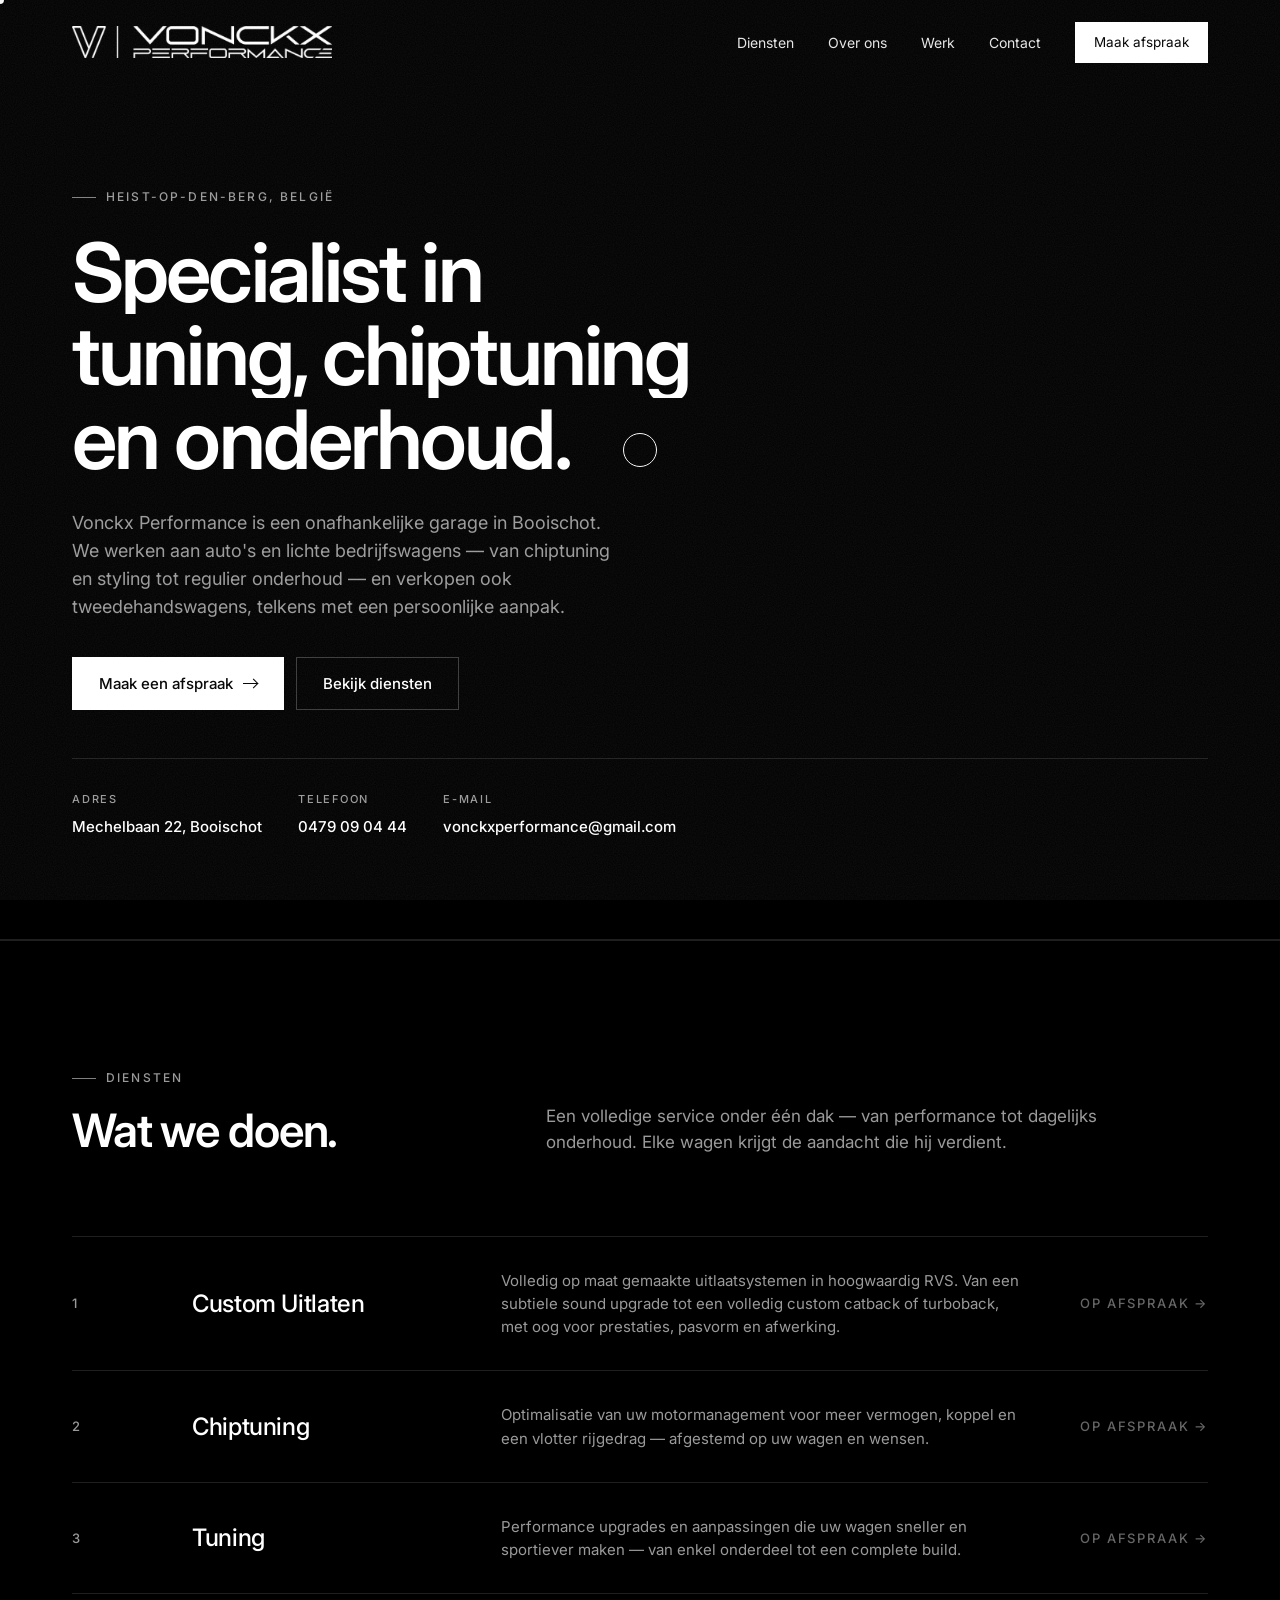
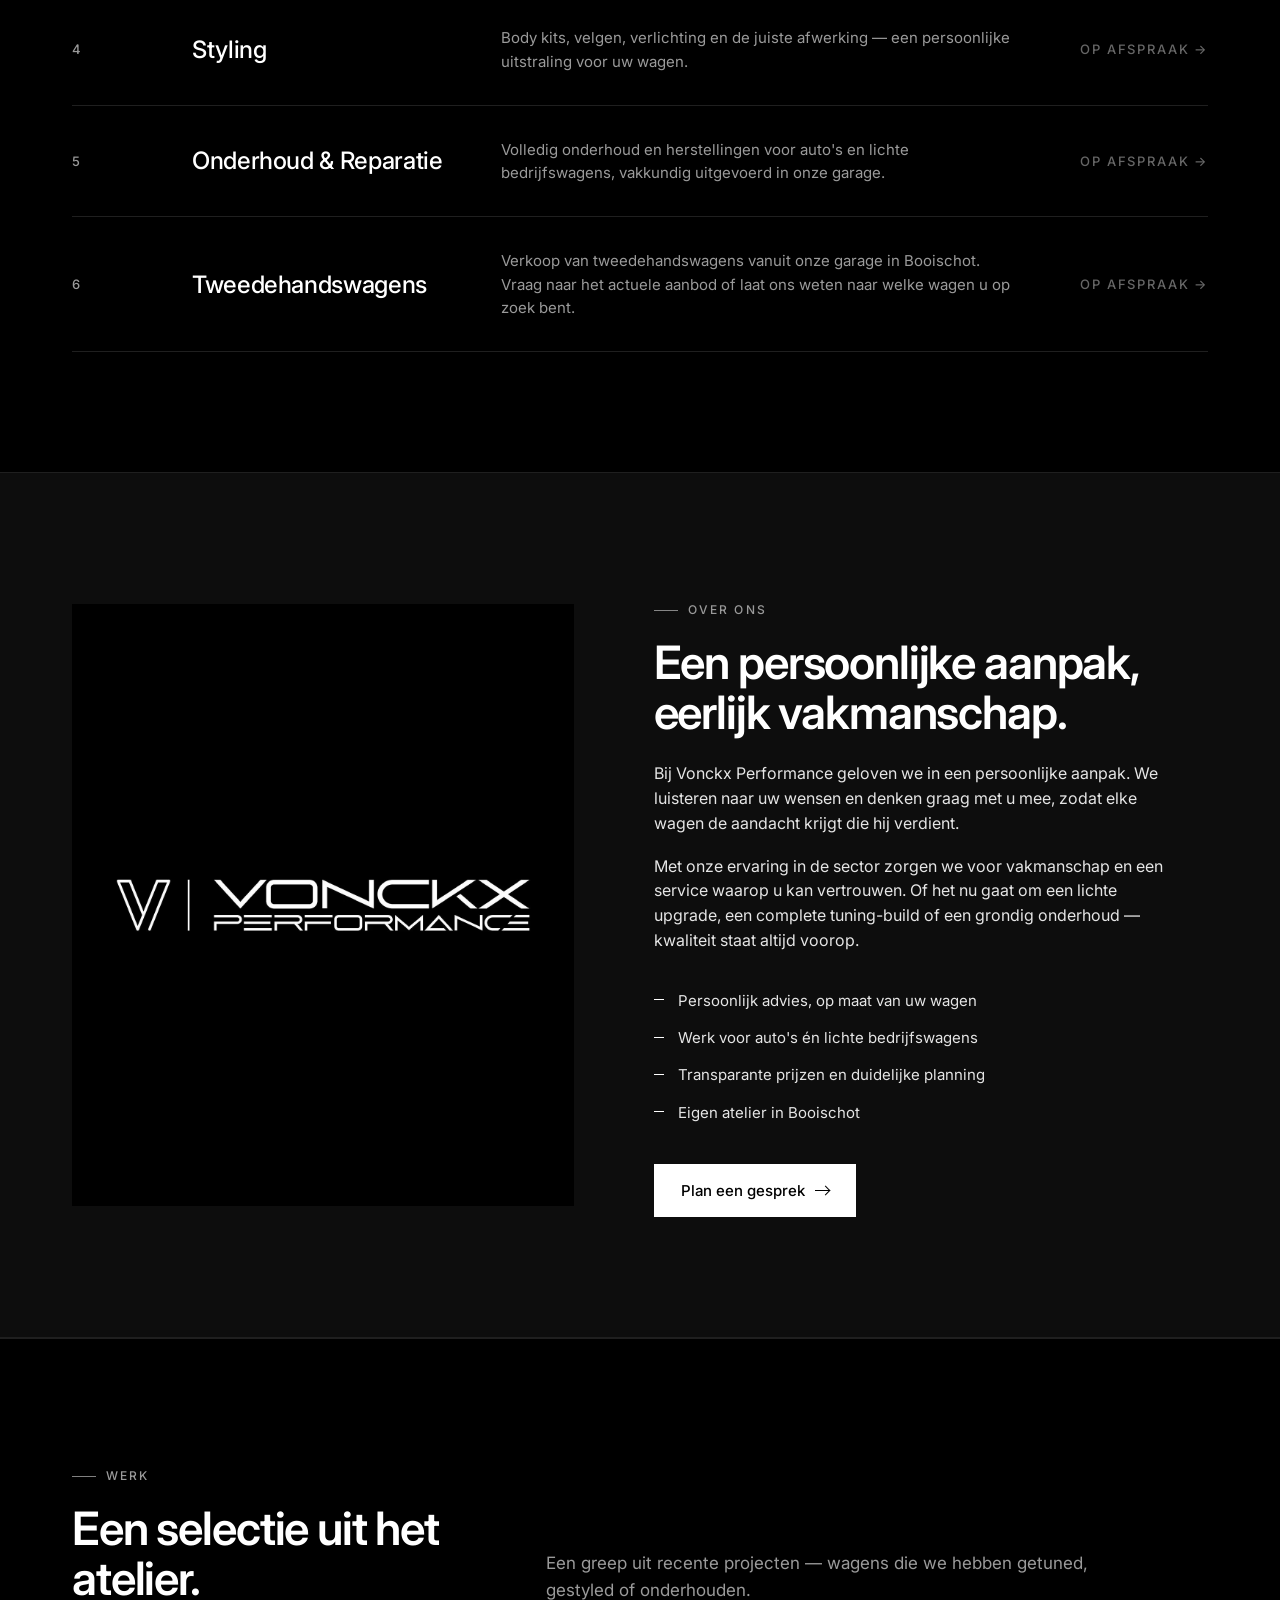
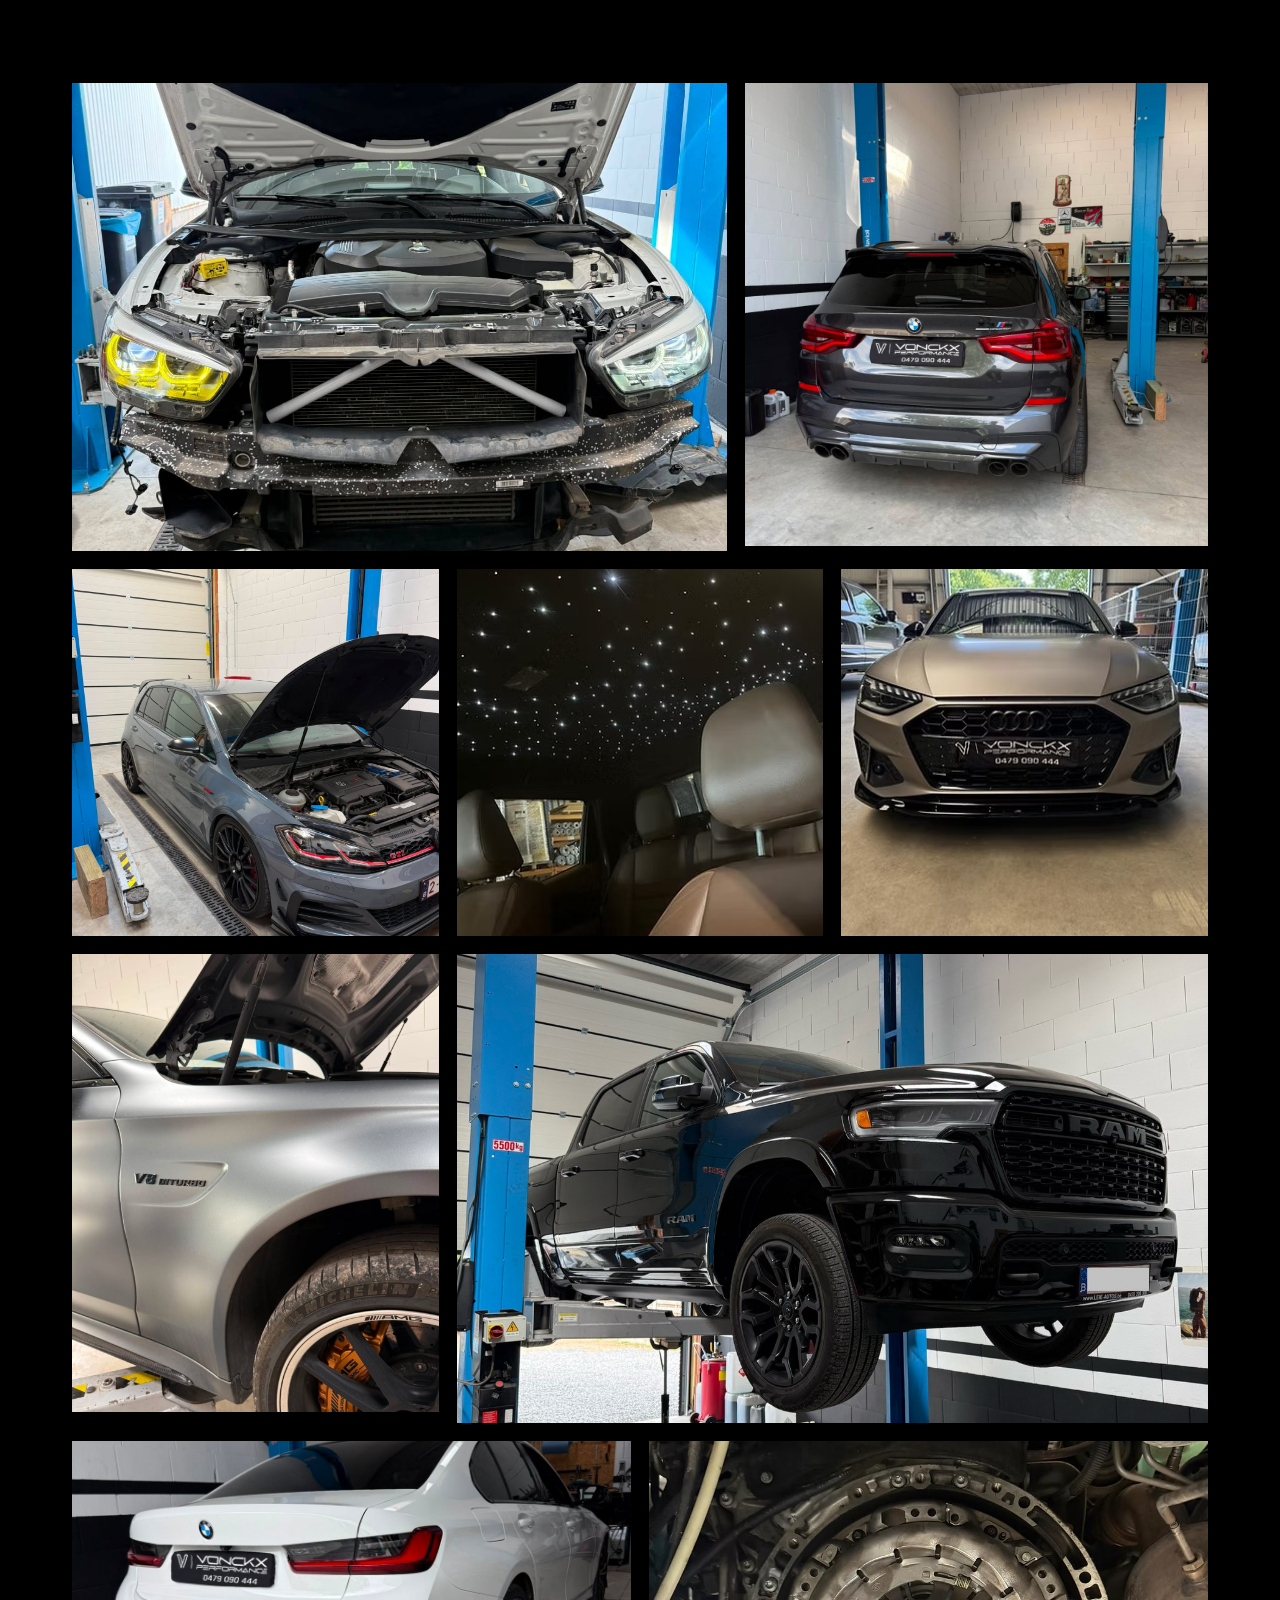
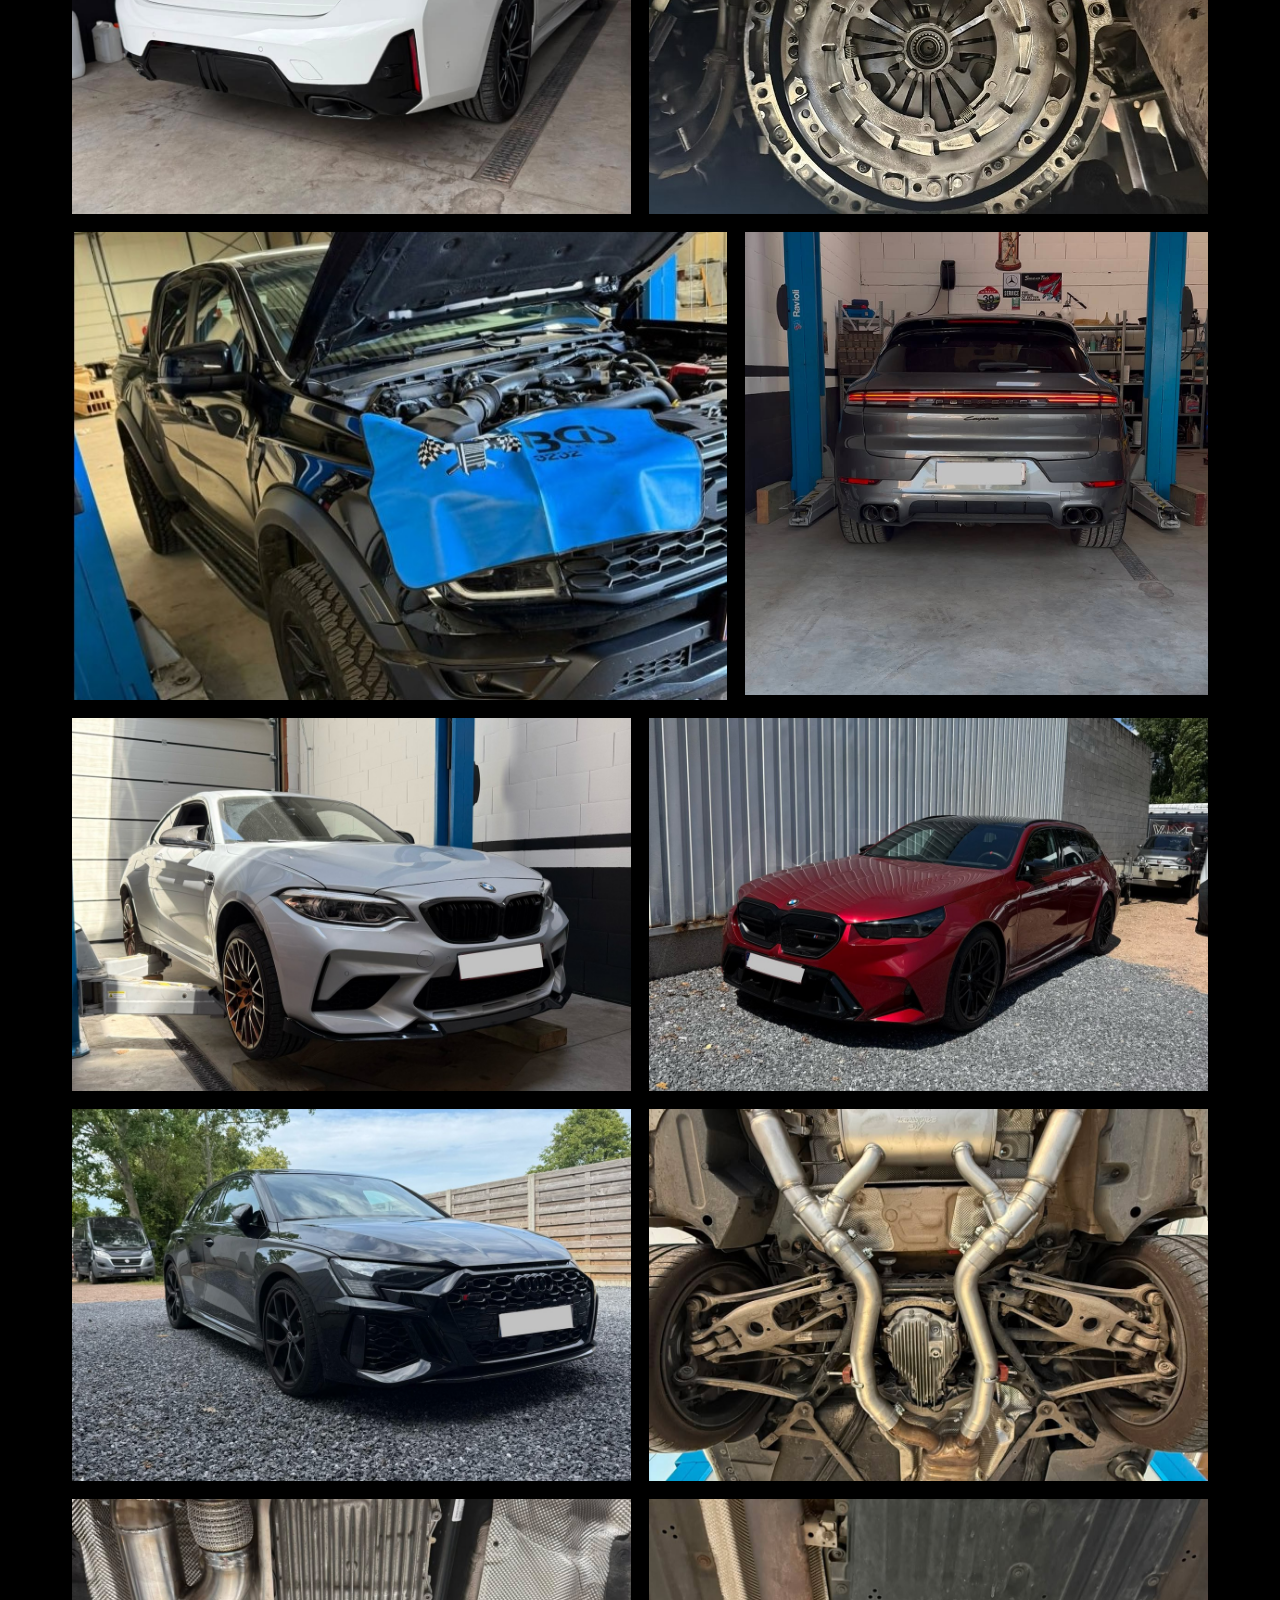
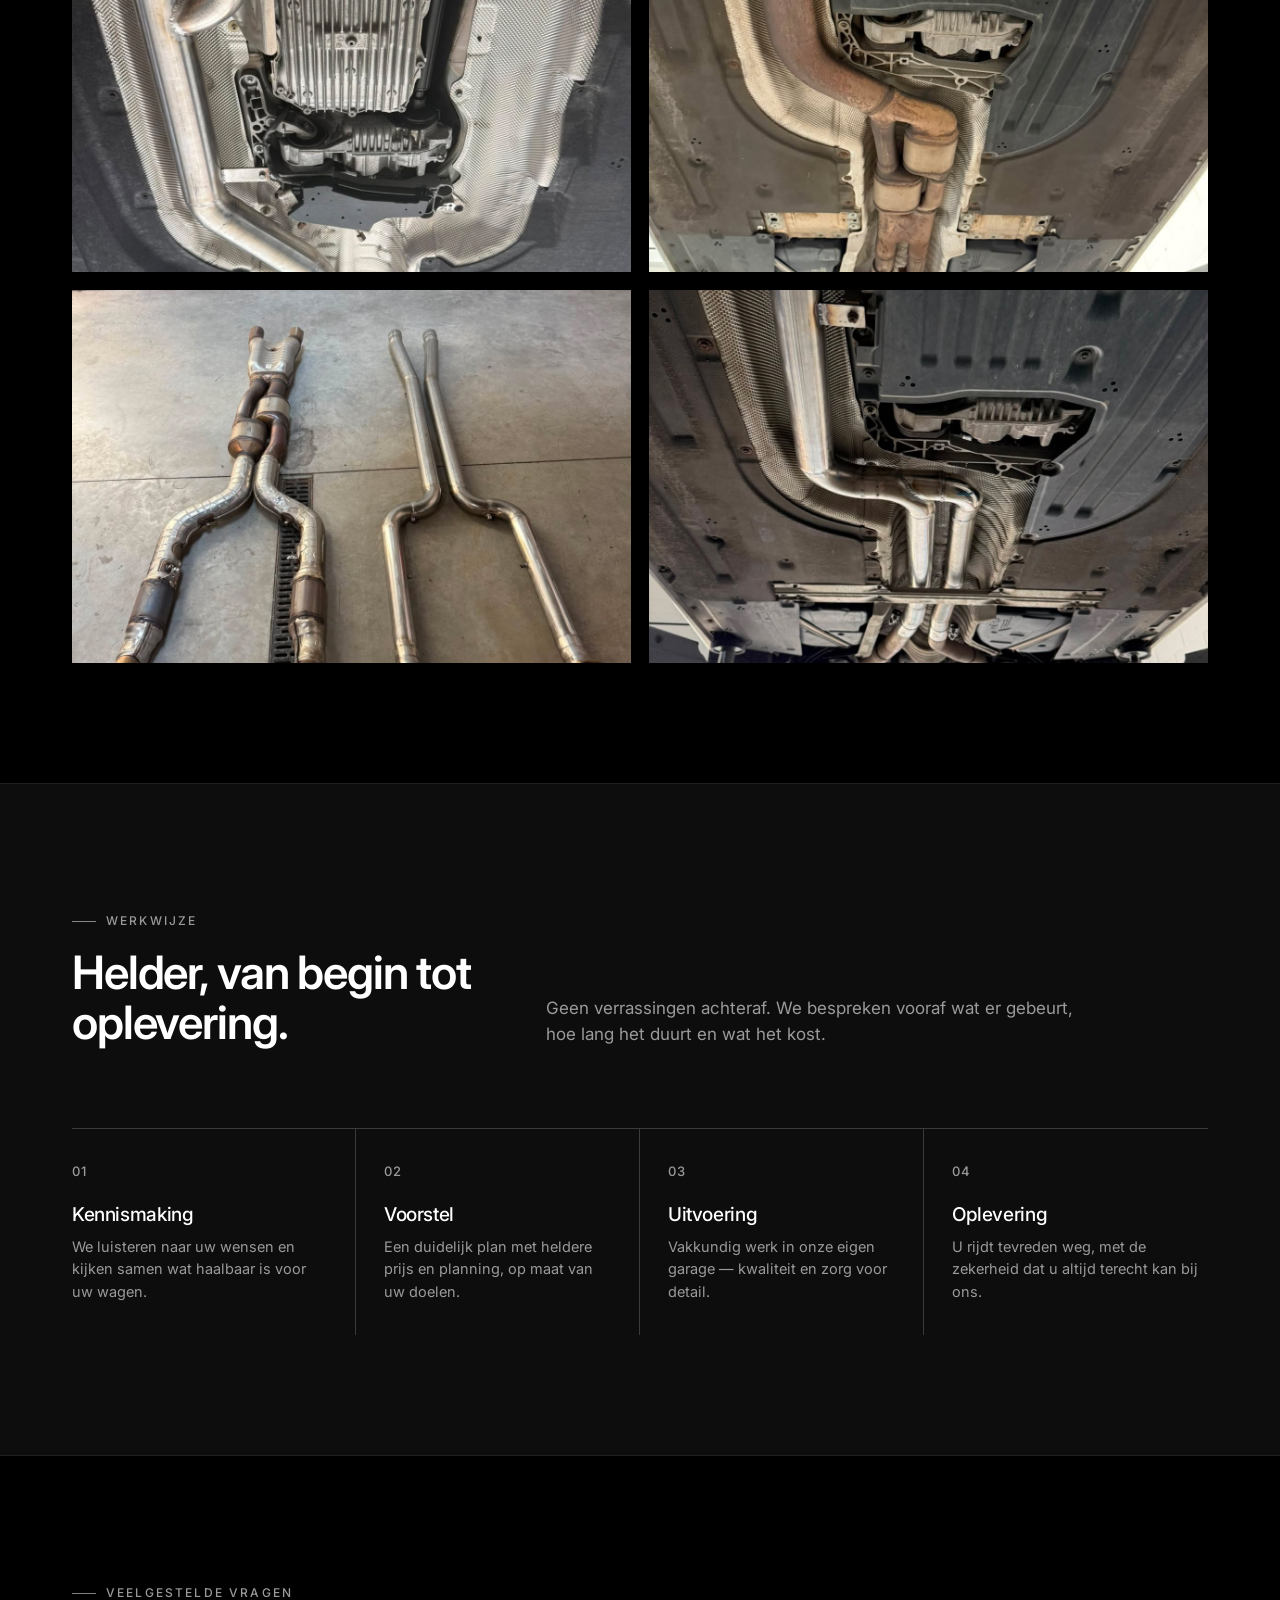
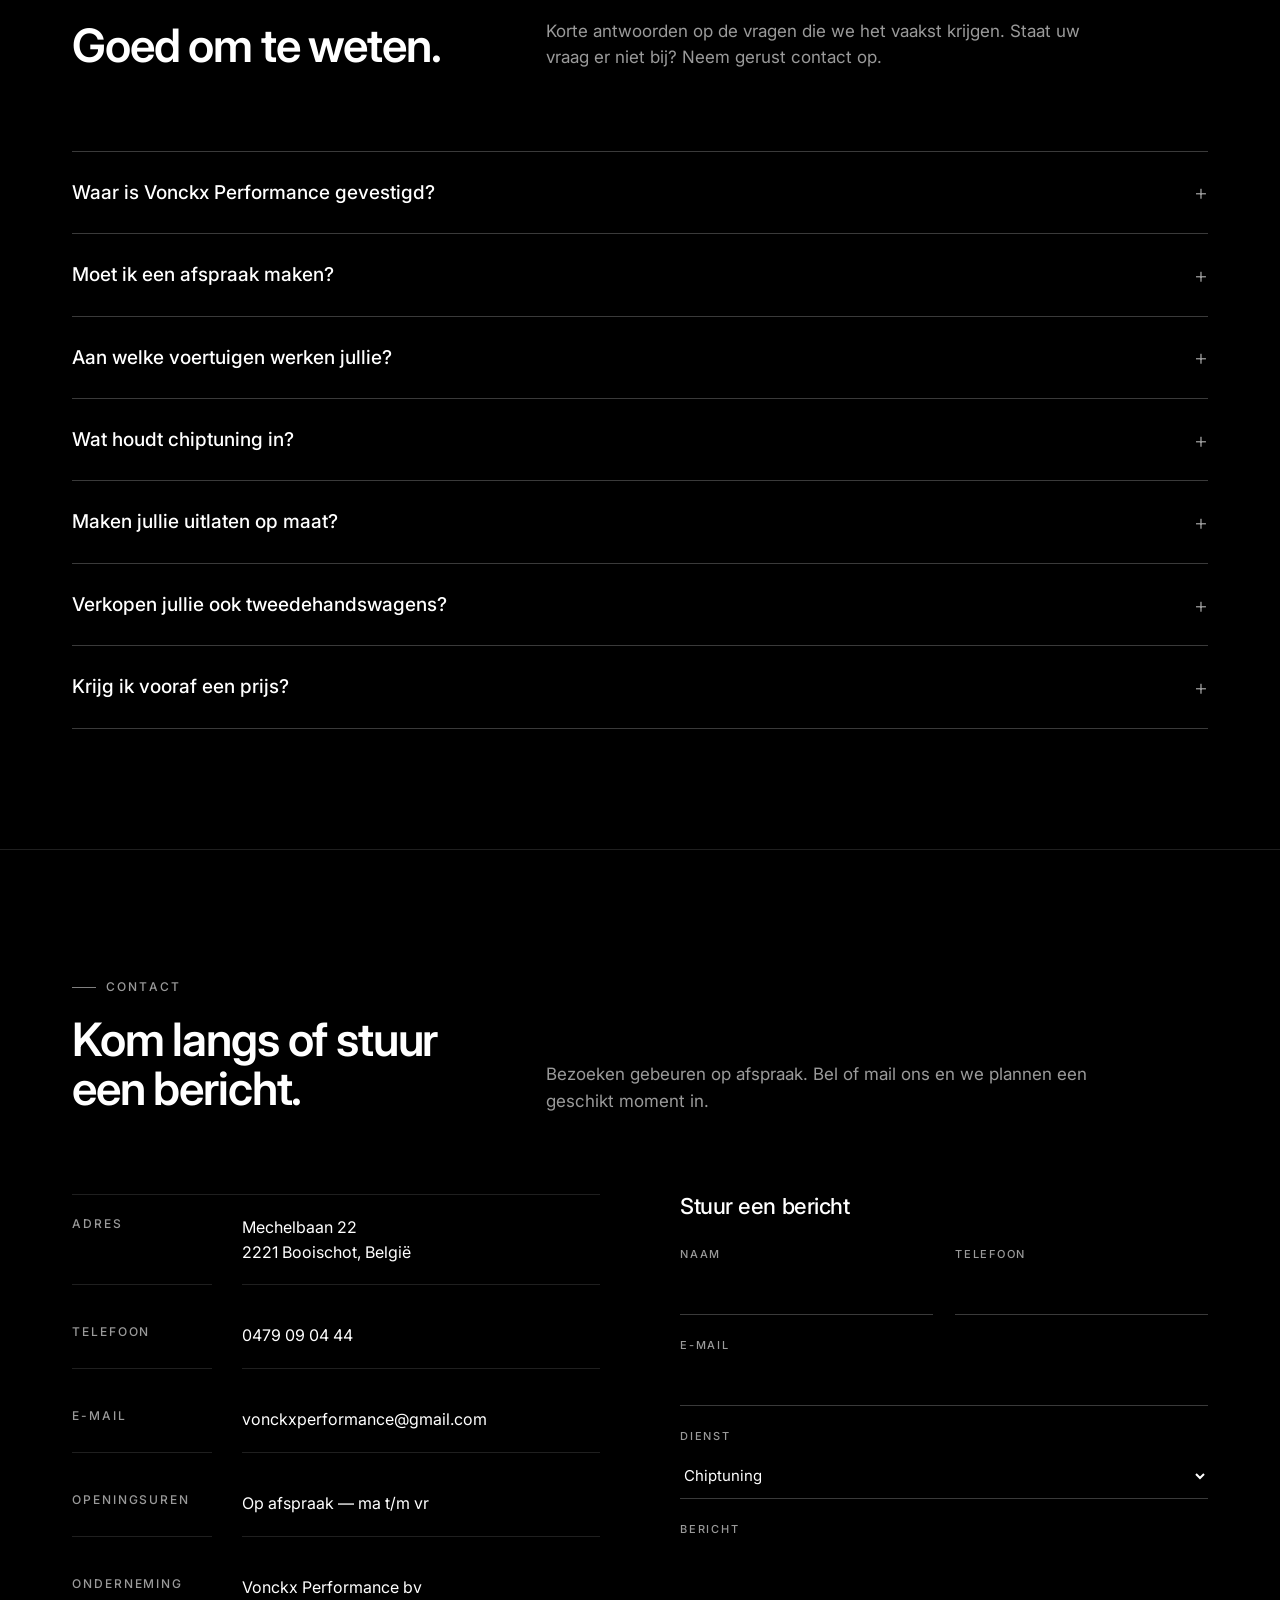
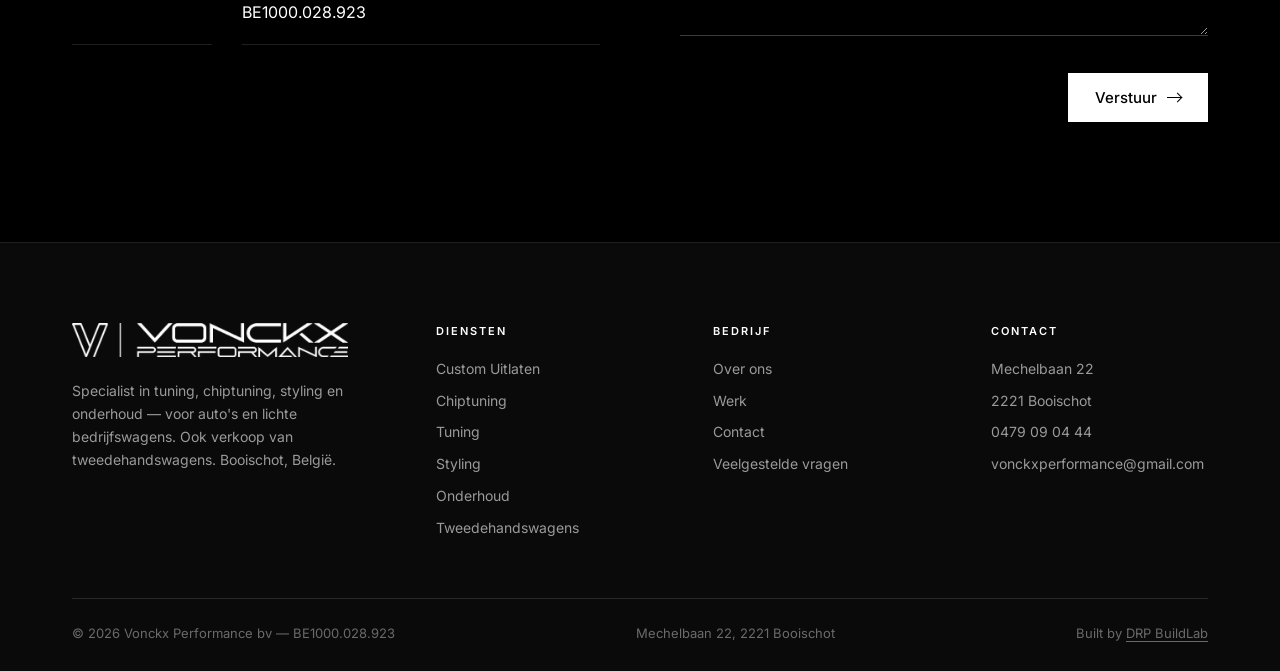
<file: book-online/index.html>
<!DOCTYPE html>
<html lang="nl">
<head>
<meta charset="UTF-8" />
<meta http-equiv="refresh" content="0; url=/#contact" />
<link rel="canonical" href="https://vonckxperformance.com/#contact" />
<link rel="icon" type="image/png" href="/assets/images/favicon-32.png?v=3" />
<title>Afspraak maken — Vonckx Performance</title>
</head>
<body>
<script src="/assets/js/redirect.js" data-target="/#contact"></script>
</body>
</html>
</file>
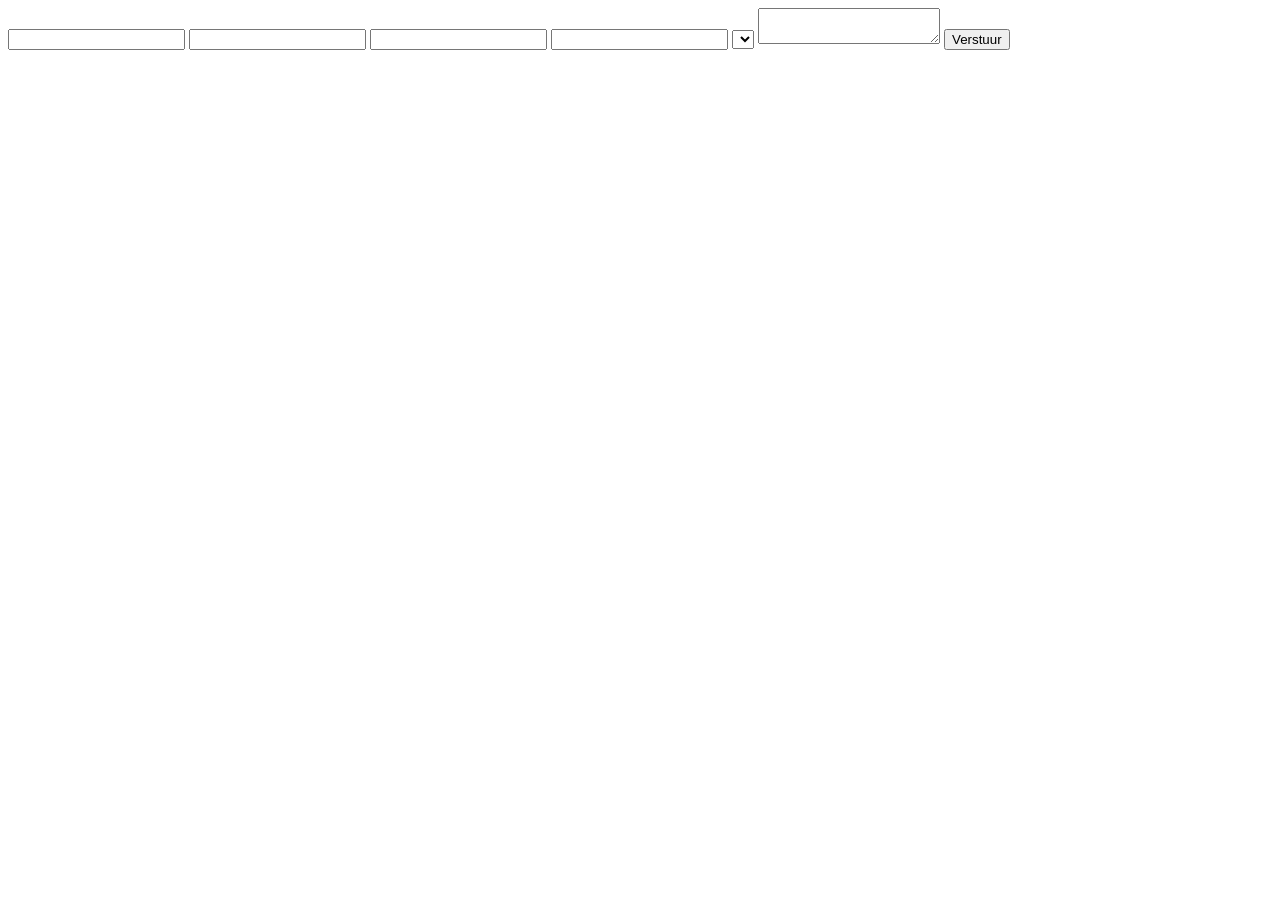
<file: netlify-forms.html>
<!DOCTYPE html>
<html>
<head><meta charset="UTF-8"><meta name="robots" content="noindex, nofollow"></head>
<body>
<!-- Hidden page for Netlify form detection -->
<form name="contact" data-netlify="true" netlify-honeypot="bot-field">
  <input type="hidden" name="form-name" value="contact">
  <input name="bot-field">
  <input name="naam">
  <input name="telefoon">
  <input name="email">
  <select name="dienst"></select>
  <textarea name="bericht"></textarea>
  <button type="submit">Verstuur</button>
</form>
</body>
</html>
</file>
<file: assets/css/style.css>
/* ---------- Base ---------- */
*,*::before,*::after{box-sizing:border-box;margin:0;padding:0}
:root{
  --bg:#000000;
  --ink:#ffffff;
  --ink-2:#e5e5e5;
  --muted:#9a9a9a;
  --line:#1f1f1f;
  --line-strong:#3a3a3a;
  --panel:#0d0d0d;
}
html{scroll-behavior:smooth}
body{
  font-family:'Inter',system-ui,-apple-system,sans-serif;
  background:var(--bg);color:var(--ink);
  line-height:1.55;font-size:16px;
  -webkit-font-smoothing:antialiased;
  overflow-x:hidden;
}
::selection{background:var(--ink);color:#000}
img{max-width:100%;display:block}
a{color:inherit;text-decoration:none}
.container{max-width:1200px;margin:0 auto;padding:0 32px}

/* ---------- Subtle grain ---------- */
.grain{
  position:fixed;inset:0;pointer-events:none;z-index:200;opacity:.06;
  mix-blend-mode:screen;
  background-image:url("../images/grain.svg");
}

/* ---------- Custom cursor (desktop) ---------- */
.cursor-dot{
  position:fixed;top:0;left:0;width:8px;height:8px;border-radius:50%;
  background:var(--ink);pointer-events:none;z-index:300;
  transform:translate(-50%,-50%);transition:width .25s,height .25s,opacity .25s;
  mix-blend-mode:difference;
}
.cursor-ring{
  position:fixed;top:0;left:0;width:34px;height:34px;border-radius:50%;
  border:1px solid var(--ink);pointer-events:none;z-index:300;
  transform:translate(-50%,-50%);transition:width .35s ease,height .35s ease,border-color .25s,opacity .25s;
  mix-blend-mode:difference;
}
.cursor-dot.hover{width:0;height:0;opacity:0}
.cursor-ring.hover{width:60px;height:60px;border-color:#fff}
@media (max-width:960px),(pointer:coarse){.cursor-dot,.cursor-ring{display:none}}

/* ---------- Typography ---------- */
h1,h2,h3,h4{font-weight:600;letter-spacing:-.02em;line-height:1.1;color:var(--ink)}
.display{font-size:clamp(40px,6.4vw,84px);font-weight:600;letter-spacing:-.035em;line-height:1.02}
.h2{font-size:clamp(30px,3.6vw,46px);font-weight:600;letter-spacing:-.025em;line-height:1.08}
.lead{font-size:18px;color:var(--muted);max-width:560px}
.eyebrow{
  font-size:12px;font-weight:500;text-transform:uppercase;letter-spacing:.18em;
  color:var(--muted);display:inline-flex;align-items:center;gap:10px;
}
.eyebrow::before{content:'';width:24px;height:1px;background:var(--ink);opacity:.5}

.btn{
  display:inline-flex;align-items:center;gap:10px;
  padding:14px 26px;font-family:inherit;font-weight:500;font-size:15px;
  border:none;cursor:pointer;border-radius:0;
  transition:background .25s ease,color .25s ease,border-color .25s ease,transform .25s ease;
}
.btn-primary{background:var(--ink);color:#000;border:1px solid var(--ink)}
.btn-primary:hover{background:transparent;color:var(--ink)}
.btn-ghost{background:transparent;color:var(--ink);border:1px solid var(--line-strong)}
.btn-ghost:hover{border-color:var(--ink)}
.btn .arr{width:14px;height:1px;background:currentColor;position:relative;display:inline-block;transition:width .25s}
.btn .arr::after{content:'';position:absolute;right:0;top:-3px;width:7px;height:7px;border-top:1px solid currentColor;border-right:1px solid currentColor;transform:rotate(45deg)}
.btn:hover .arr{width:20px}

/* ---------- Nav ---------- */
.nav{
  position:fixed;top:0;left:0;right:0;z-index:50;
  padding:22px 0;background:rgba(0,0,0,.85);
  backdrop-filter:blur(12px);
  border-bottom:1px solid transparent;
  transition:border-color .3s,padding .3s;
}
.nav.scrolled{border-bottom-color:var(--line);padding:14px 0}
.nav-inner{display:flex;align-items:center;justify-content:space-between;gap:30px}
.brand{display:flex;align-items:center;gap:12px;height:40px}
.brand img{height:32px;width:auto;display:block;transition:opacity .25s;filter:invert(1)}
.brand:hover img{opacity:.7}
.nav.scrolled .brand img{height:28px}
.nav-links{display:flex;gap:34px;align-items:center}
.nav-links a{font-size:14px;color:var(--ink-2);position:relative;padding:6px 0}
.nav-links a::after{
  content:'';position:absolute;left:0;right:0;bottom:0;height:1px;
  background:var(--ink);transform:scaleX(0);transform-origin:right;
  transition:transform .35s ease;
}
.nav-links a:hover::after,
.nav-links a.active::after{transform:scaleX(1);transform-origin:left}
.nav-links a.nav-cta{
  padding:9px 18px;background:var(--ink);color:#000;font-size:13.5px;
  border:1px solid var(--ink);transition:background .25s,color .25s;
}
.nav-links a.nav-cta:hover{background:transparent;color:var(--ink)}
.nav-links a.nav-cta::after{display:none!important}
.burger{display:none;flex-direction:column;gap:5px;cursor:pointer;background:none;border:none;padding:8px}
.burger span{display:block;width:22px;height:1.5px;background:var(--ink);transition:all .3s}
.burger.active span:nth-child(1){transform:translateY(6.5px) rotate(45deg)}
.burger.active span:nth-child(2){opacity:0}
.burger.active span:nth-child(3){transform:translateY(-6.5px) rotate(-45deg)}

/* ---------- Hero ---------- */
.hero{padding:180px 0 100px;border-bottom:1px solid var(--line);position:relative;overflow:hidden}
.hero-grid{display:grid;grid-template-columns:1fr;gap:80px;align-items:end}
.hero h1{margin:24px 0 28px}

/* Hero headline line reveal */
.reveal-text{display:block;overflow:hidden}
.reveal-text > span{display:block;transition:transform 1s cubic-bezier(.2,.8,.2,1)}
.reveal-text.js > span{transform:translateY(110%)}
.reveal-text.js.in > span{transform:translateY(0)}

/* Hero image */
.hero-image{position:relative;aspect-ratio:4/5;overflow:hidden;background:var(--panel)}
.hero-image img{width:100%;height:100%;object-fit:cover}
.hero-meta{display:flex;flex-wrap:wrap;gap:36px;margin-top:48px;padding-top:32px;border-top:1px solid var(--line)}
.hero-meta div small{display:block;font-size:11px;text-transform:uppercase;letter-spacing:.16em;color:var(--muted);margin-bottom:6px;font-weight:500}
.hero-meta div strong{font-size:15px;font-weight:500;color:var(--ink)}
.hero-actions{display:flex;flex-wrap:wrap;gap:12px;margin-top:36px}
.hero-caption{
  margin-top:14px;font-size:12px;color:var(--muted);
  text-transform:uppercase;letter-spacing:.16em;
  display:flex;justify-content:space-between;
}

/* ---------- Sections ---------- */
section{padding:120px 0}
.section-head{display:grid;grid-template-columns:1fr 1.6fr;gap:60px;margin-bottom:80px;align-items:end}
.section-head h2{margin-top:18px}
.section-head p{color:var(--muted);font-size:17px;max-width:560px}

/* ---------- Services ---------- */
.services{border-top:1px solid var(--line)}
.service-list{border-top:1px solid var(--line)}
.service-row{
  position:relative;
  display:grid;grid-template-columns:80px 1fr 2fr auto;gap:40px;align-items:center;
  padding:32px 0;border-bottom:1px solid var(--line);
  transition:padding .45s cubic-bezier(.2,.8,.2,1),background-color .45s ease;
  cursor:pointer;overflow:hidden;color:inherit;text-decoration:none;
}
.service-row::before{
  content:'';position:absolute;left:0;top:0;bottom:0;width:0;background:var(--ink);
  transition:width .55s cubic-bezier(.2,.8,.2,1);z-index:0;
}
.service-row > *{position:relative;z-index:1;transition:color .35s ease,transform .55s cubic-bezier(.2,.8,.2,1)}
.service-row:hover{padding-left:28px;padding-right:28px}
.service-row:hover::before{width:100%}
.service-row:hover > *{color:#000}
.service-row:hover .title{transform:translateX(6px)}
.service-row:hover .num{color:rgba(0,0,0,.55)}
.service-row:hover .desc{color:rgba(0,0,0,.7)}
.service-row .num{font-size:13px;color:var(--muted);letter-spacing:.1em;font-weight:500}
.service-row .title{font-size:24px;font-weight:500;letter-spacing:-.015em}
.service-row .desc{color:var(--muted);font-size:15px;max-width:520px}
.service-row .meta{font-size:13px;color:var(--ink);text-transform:uppercase;letter-spacing:.14em;font-weight:500;display:flex;align-items:center;gap:8px;opacity:.4;transition:opacity .3s,color .35s}
.service-row:hover .meta{opacity:1}

/* ---------- About ---------- */
.about{background:var(--panel);border-top:1px solid var(--line);border-bottom:1px solid var(--line)}
.about-grid{display:grid;grid-template-columns:.95fr 1.05fr;gap:80px;align-items:center}
.about-img{aspect-ratio:5/6;overflow:hidden;background:#000;display:flex;align-items:center;justify-content:center;padding:30px}
.about-img img{width:100%;height:100%;object-fit:contain}
.about-content h2{margin-top:18px;margin-bottom:24px}
.about-content p{color:var(--ink-2);margin-bottom:18px;font-size:16px;max-width:520px}
.about-points{margin:36px 0 40px;display:grid;gap:14px}
.about-points li{
  list-style:none;padding-left:24px;position:relative;
  font-size:15px;color:var(--ink-2);
}
.about-points li::before{
  content:'';position:absolute;left:0;top:.7em;width:10px;height:1px;background:var(--ink);
}

/* ---------- Work / Gallery ---------- */
.work{border-top:1px solid var(--line)}
.work-grid{display:grid;grid-template-columns:repeat(12,1fr);gap:18px}
.work-item{position:relative;overflow:hidden;background:var(--panel);cursor:pointer}
.work-item img{
  width:100%;height:100%;object-fit:cover;
  transition:transform 1.4s cubic-bezier(.2,.8,.2,1),filter .9s ease;
}
.work-item::after{
  content:'';position:absolute;inset:0;
  background:linear-gradient(to top,rgba(0,0,0,.55) 0%,transparent 50%);
  opacity:0;transition:opacity .5s ease;
}
.work-item:hover img{transform:scale(1.06)}
.work-item:hover::after{opacity:1}
.work-item .label{
  position:absolute;left:18px;bottom:18px;color:#fff;
  font-size:12px;text-transform:uppercase;letter-spacing:.16em;
  padding:6px 0;z-index:2;
  transform:translateY(8px);opacity:0;
  transition:opacity .45s ease,transform .45s ease;
}
.work-item .label::after{
  content:'';position:absolute;left:0;bottom:0;height:1px;width:0;background:#fff;
  transition:width .6s cubic-bezier(.2,.8,.2,1) .1s;
}
.work-item:hover .label{opacity:1;transform:translateY(0)}
.work-item:hover .label::after{width:100%}
.w1{grid-column:span 7;aspect-ratio:7/5}
.w2{grid-column:span 5;aspect-ratio:5/5}
.w3{grid-column:span 4;aspect-ratio:4/4}
.w4{grid-column:span 4;aspect-ratio:4/4}
.w5{grid-column:span 4;aspect-ratio:4/4}
.w8{grid-column:span 4;aspect-ratio:4/5}
.w9{grid-column:span 8;aspect-ratio:8/5}
.w6{grid-column:span 6;aspect-ratio:6/4}
.w7{grid-column:span 6;aspect-ratio:6/4}
.w10{grid-column:span 7;aspect-ratio:7/5}
.w11{grid-column:span 5;aspect-ratio:5/5}
.w12{grid-column:span 6;aspect-ratio:6/4}
.w13{grid-column:span 6;aspect-ratio:6/4}
.w14{grid-column:span 6;aspect-ratio:6/4}
.w15{grid-column:span 6;aspect-ratio:6/4}
.w16{grid-column:span 6;aspect-ratio:6/4}
.w17{grid-column:span 6;aspect-ratio:6/4}
.w18{grid-column:span 6;aspect-ratio:6/4}
.w19{grid-column:span 6;aspect-ratio:6/4}

/* ---------- Process ---------- */
.process{background:var(--panel);border-top:1px solid var(--line);border-bottom:1px solid var(--line)}
.steps{display:grid;grid-template-columns:repeat(4,1fr);gap:0;border-top:1px solid var(--line-strong)}
.step{padding:32px 28px;border-right:1px solid var(--line-strong)}
.step:first-child{padding-left:0}
.step:last-child{border-right:none;padding-right:0}
.step .num{
  font-size:13px;color:var(--muted);letter-spacing:.1em;font-weight:500;margin-bottom:24px;display:block;
}
.step h4{font-size:19px;font-weight:500;margin-bottom:10px}
.step p{color:var(--muted);font-size:14.5px;line-height:1.55}

/* ---------- FAQ ---------- */
.faq-list{border-top:1px solid var(--line-strong)}
.faq-item{border-bottom:1px solid var(--line-strong)}
.faq-item summary{
  list-style:none;cursor:pointer;padding:26px 40px 26px 0;position:relative;
  font-size:19px;font-weight:500;
}
.faq-item summary::-webkit-details-marker{display:none}
.faq-item summary::after{
  content:'+';position:absolute;right:0;top:50%;transform:translateY(-50%);
  font-size:22px;font-weight:300;color:var(--muted);transition:transform .25s;
}
.faq-item[open] summary::after{transform:translateY(-50%) rotate(45deg)}
.faq-item p{color:var(--muted);font-size:15.5px;line-height:1.6;max-width:760px;padding:0 0 26px}
.faq-item p a{color:var(--ink);text-decoration:underline;text-underline-offset:3px}

/* ---------- Contact ---------- */
.contact{border-top:1px solid var(--line)}
.contact-grid{display:grid;grid-template-columns:1fr 1fr;gap:80px}
.contact-info dl{display:grid;grid-template-columns:140px 1fr;gap:18px 30px;border-top:1px solid var(--line)}
.contact-info dt,.contact-info dd{padding:20px 0;border-bottom:1px solid var(--line)}
.contact-info dt{font-size:12px;text-transform:uppercase;letter-spacing:.16em;color:var(--muted);font-weight:500}
.contact-info dd{font-size:16px;color:var(--ink)}
.contact-info dd a:hover{text-decoration:underline}

.contact-form{display:grid;gap:22px}
.contact-form h3{font-size:22px;font-weight:500;margin-bottom:6px}
.contact-form .row{display:grid;grid-template-columns:1fr 1fr;gap:22px}
.field label{display:block;font-size:11px;text-transform:uppercase;letter-spacing:.16em;color:var(--muted);margin-bottom:8px;font-weight:500}
.field input,.field select,.field textarea{
  width:100%;padding:12px 0;background:transparent;
  border:none;border-bottom:1px solid var(--line-strong);
  font-family:inherit;font-size:15px;color:var(--ink);
  outline:none;transition:border-color .25s;
}
.field select{background:#000;color:var(--ink)}
.field select option{background:#000;color:var(--ink)}
.field input:focus,.field select:focus,.field textarea:focus{border-bottom-color:var(--ink)}
.field textarea{resize:vertical;min-height:90px}
.form-actions{display:flex;justify-content:flex-end;margin-top:8px}
.form-result{display:none;margin-top:12px;font-size:14px}
.form-result.is-visible{display:block}
.form-result.is-success{color:#4caf50}
.form-result.is-error{color:#e53935}

/* ---------- Footer ---------- */
footer{background:#0a0a0a;color:#cfcfcf;padding:80px 0 28px;border-top:1px solid var(--line)}
.foot-grid{display:grid;grid-template-columns:1.4fr 1fr 1fr 1fr;gap:60px;margin-bottom:60px}
.foot-brand{margin-bottom:22px}
.foot-brand img{height:34px;width:auto;display:block;filter:invert(1)}
.foot-about{color:#9a9a9a;font-size:14px;line-height:1.65;max-width:300px}
.foot-col h5{font-size:11px;text-transform:uppercase;letter-spacing:.18em;color:#fff;margin-bottom:18px;font-weight:600}
.foot-col ul{list-style:none;display:grid;gap:10px}
.foot-col li,.foot-col a{color:#9a9a9a;font-size:14px;transition:color .25s}
.foot-col a:hover{color:#fff}
.foot-bottom{
  border-top:1px solid #2a2a2a;padding-top:24px;
  display:flex;justify-content:space-between;align-items:center;flex-wrap:wrap;gap:16px;
  color:#6a6a6a;font-size:13px;
}
.foot-bottom a{color:#6a6a6a}
.foot-bottom a:hover{color:#fff}
.foot-credit a{text-decoration:underline;text-underline-offset:3px}

/* ---------- Reveal ---------- */
.reveal{opacity:0;transform:translateY(16px);transition:opacity .8s ease,transform .8s ease}
.reveal.in{opacity:1;transform:translateY(0)}

/* ---------- Responsive ---------- */
@media (max-width:960px){
  .nav-links{
    position:fixed;top:62px;left:0;right:0;flex-direction:column;
    background:#000;padding:24px 32px;border-bottom:1px solid var(--line);
    transform:translateY(-130%);transition:transform .35s;align-items:flex-start;gap:18px;
  }
  .nav-links.open{transform:translateY(0)}
  .burger{display:flex}
  .nav-cta{display:none}
  .hero{padding:140px 0 80px}
  .hero-grid,.about-grid,.contact-grid{grid-template-columns:1fr;gap:50px}
  .section-head{grid-template-columns:1fr;gap:18px;margin-bottom:50px}
  .service-row{grid-template-columns:50px 1fr;gap:14px;align-items:flex-start;padding:24px 0}
  .service-row .desc{grid-column:1 / -1;padding-left:64px}
  .service-row .meta{display:none}
  .service-row:hover{padding-left:0;padding-right:0}
  .steps{grid-template-columns:1fr 1fr}
  .step{border-right:none;border-bottom:1px solid var(--line-strong);padding-right:0;padding-bottom:24px}
  .step:nth-child(odd){border-right:1px solid var(--line-strong);padding-left:0;padding-right:24px}
  .step:nth-child(even){padding-left:24px}
  .work-grid > *{grid-column:span 12!important;aspect-ratio:4/3!important}
  .contact-form .row{grid-template-columns:1fr}
  .foot-grid{grid-template-columns:1fr 1fr;gap:40px}
  section{padding:80px 0}
}
@media (max-width:560px){
  .foot-grid{grid-template-columns:1fr}
  .contact-info dl{grid-template-columns:1fr}
  .contact-info dt{padding-bottom:0;border-bottom:none}
  .contact-info dd{padding-top:4px}
}

/* ===== EXTRA RESPONSIVE / MOBILE ===== */

/* Zorg dat afbeeldingen nooit breken */
img, video, iframe, embed, object {
  max-width: 100%;
  height: auto;
}

/* Prevent horizontal scroll */
html, body {
  overflow-x: hidden;
  -webkit-text-size-adjust: 100%;
}

/* ---- Breakpoint 768px (kleine tablets) ---- */
@media (max-width: 768px) {
  .container { padding: 0 20px; }
  section { padding: 64px 0; }

  .hero { padding: 120px 0 64px; }
  .hero-image { aspect-ratio: 4/3; }

  .display { font-size: clamp(32px, 8vw, 56px); }
  .lead { font-size: 16px; }

  .about-img { aspect-ratio: 4/3; }

  .steps { grid-template-columns: 1fr 1fr; }

  .work-grid > * { grid-column: span 12 !important; aspect-ratio: 4/3 !important; }

  .foot-grid { grid-template-columns: 1fr 1fr; gap: 32px; }
  .foot-bottom { flex-direction: column; gap: 10px; text-align: center; }
}

/* ---- Breakpoint 480px (grote smartphones) ---- */
@media (max-width: 480px) {
  .container { padding: 0 16px; }
  section { padding: 52px 0; }

  .hero { padding: 100px 0 52px; }
  .hero-meta { gap: 20px; }
  .hero-actions { flex-direction: column; gap: 10px; }
  .hero-actions a { text-align: center; }

  .service-row { grid-template-columns: 40px 1fr; gap: 10px; padding: 20px 0; }
  .service-row .desc { padding-left: 50px; font-size: 14px; }
  .service-row .title { font-size: 20px; }

  .steps { grid-template-columns: 1fr; }
  .step { border-right: none !important; border-bottom: 1px solid var(--line-strong); padding-left: 0 !important; padding-right: 0 !important; padding-bottom: 24px; }
  .step:last-child { border-bottom: none; }

  .work-grid { gap: 12px; }
  .work-grid > * { aspect-ratio: 3/2 !important; }

  .contact-grid { gap: 36px; }
  .contact-info dl { grid-template-columns: 1fr; }
  .contact-info dt { border-bottom: none; padding-bottom: 0; }
  .contact-info dd { padding-top: 2px; margin-bottom: 12px; }

  .foot-grid { grid-template-columns: 1fr; gap: 28px; }
  .foot-col h5 { margin-bottom: 10px; }
  .foot-bottom { flex-direction: column; gap: 8px; text-align: center; }

  .btn { width: 100%; text-align: center; justify-content: center; }
}

/* ---- Breakpoint 375px (kleine smartphones) ---- */
@media (max-width: 375px) {
  .container { padding: 0 14px; }
  .hero { padding: 90px 0 44px; }
  .display { font-size: 28px; }
  .h2 { font-size: 24px; }
  .section-head { margin-bottom: 36px; }
  select, textarea, input { font-size: 16px !important; } /* Prevent iOS zoom */
}
/* ===== EINDE RESPONSIVE ===== */


/* ===== MOBIEL: animaties uitschakelen, alles zichtbaar ===== */
@media (max-width: 960px) {
  .reveal {
    opacity: 1 !important;
    transform: none !important;
    transition: none !important;
  }
  .reveal-text.js > span {
    transform: translateY(0) !important;
    transition: none !important;
  }
  .reveal-text > span {
    transform: translateY(0) !important;
  }
}

/* Mobiel/touch: alles direct zichtbaar (class gezet in main.js) */
.mobile-reveal .reveal{opacity:1!important;transform:none!important;transition:none!important}
.mobile-reveal .reveal-text.js>span{transform:translateY(0)!important}
</file>
